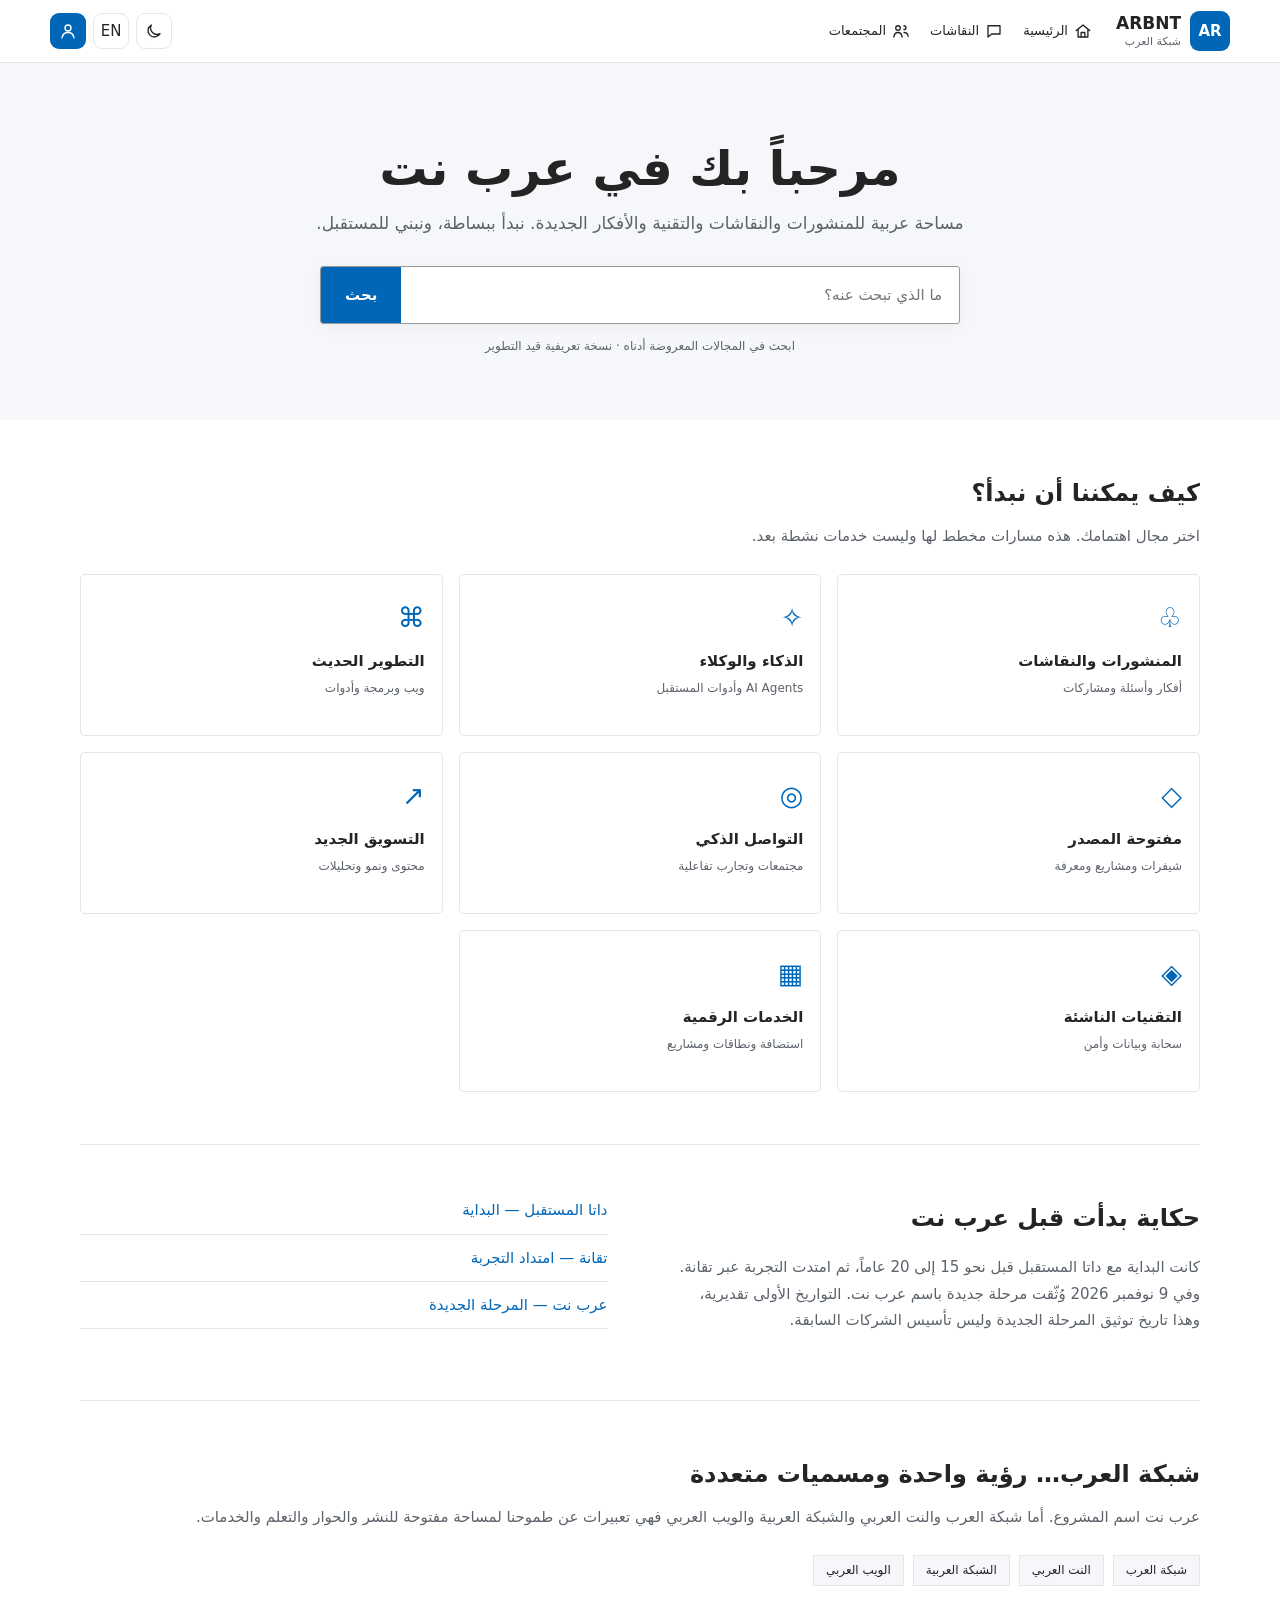
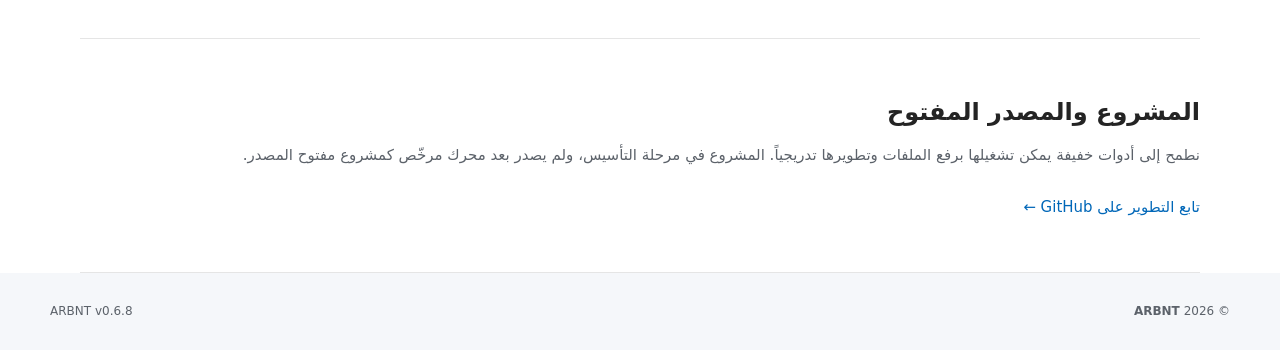
<file: index.html>
<!doctype html><html lang="ar" dir="rtl"><head><meta charset="utf-8"><meta name="viewport" content="width=device-width,initial-scale=1"><meta name="theme-color" content="#ffffff"><meta name="color-scheme" content="light dark"><meta name="robots" content="index,follow,max-image-preview:large"><link rel="canonical" href="https://arbnt.com/"><link rel="alternate" hreflang="ar" href="https://arbnt.com/"><link rel="alternate" hreflang="x-default" href="https://arbnt.com/"><title>ARBNT | شبكة العرب</title><meta name="description" content="عرب نت ARBNT، شبكة العرب والنت العربي والشبكة العربية والويب العربي. من داتا المستقبل إلى تقانة ثم عرب نت: مجتمع للمنشورات والنقاشات والذكاء الاصطناعي والوكلاء والتطوير الحديث والمصدر المفتوح."><meta name="keywords" content="عرب نت,ARBNT,شبكة العرب,النت العربي,الشبكة العربية,الويب العربي,منشورات,نقاشات,الذكاء الاصطناعي,الوكلاء الأذكياء,AI Agents,التطوير الحديث,التواصل الذكي,التسويق الجديد,البرمجيات مفتوحة المصدر"><meta property="og:type" content="website"><meta property="og:locale" content="ar_SA"><meta property="og:site_name" content="ARBNT | شبكة العرب"><meta property="og:title" content="ARBNT | شبكة العرب"><meta property="og:description" content="مساحة عربية للمنشورات والنقاشات والتقنية. رحلة بدأت مع داتا المستقبل ثم تقانة، ومرحلة عرب نت الجديدة في 2026."><meta property="og:url" content="https://arbnt.com/"><meta name="twitter:card" content="summary"><meta name="twitter:title" content="ARBNT | شبكة العرب"><meta name="twitter:description" content="مجتمع عربي للتقنية والمنشورات والنقاشات والمصدر المفتوح."><script type="application/ld+json">{"@context":"https://schema.org","@graph":[{"@type":"Organization","@id":"https://arbnt.com/#org","name":"عرب نت","alternateName":["ARBNT","شبكة العرب","النت العربي","الشبكة العربية","الويب العربي"],"url":"https://arbnt.com/"},{"@type":"WebSite","name":"عرب نت | ARBNT","url":"https://arbnt.com/","inLanguage":["ar","en"]}]}</script>
<style>
:root{color-scheme:light;--bg:#fff;--ink:#242424;--muted:#5c626a;--border:#e5e5e5;--tile:#fff;--panel:#f5f7fa;--blue:#0067b8;--shadow:0 3px 15px #0000000b}
html[data-theme=dark]{color-scheme:dark;--bg:#14171b;--ink:#f0f2f4;--muted:#b5bcc5;--border:#353b43;--tile:#1d2228;--panel:#202730;--blue:#77bcff;--shadow:0 3px 15px #0003}
*{box-sizing:border-box}html{scroll-behavior:smooth}body{margin:0;background:var(--bg);color:var(--ink);font:15px/1.75 system-ui,-apple-system,"Segoe UI",Tahoma,Arial,sans-serif}a{color:var(--blue);text-decoration:none}a:hover{text-decoration:underline}button,input{font:inherit}button{cursor:pointer}a:focus-visible,button:focus-visible,input:focus-visible{outline:2px solid var(--blue);outline-offset:3px}.wrap{width:min(1120px,calc(100% - 38px));margin:auto}
header{border-bottom:1px solid var(--border)}.top{min-height:68px;display:flex;align-items:center;gap:27px}.brand{font-size:21px;font-weight:750;color:var(--ink);white-space:nowrap}.brand small{display:block;font-size:10px;letter-spacing:2px;color:var(--muted);line-height:1}.nav{display:flex;gap:23px;align-items:center;flex:1}.nav a{color:var(--ink);font-size:13px}.tools{display:flex;gap:8px}.tool{border:1px solid var(--border);background:var(--tile);color:var(--ink);border-radius:5px;padding:5px 10px;font-size:12px}
.hero{text-align:center;padding:72px 0 63px;background:var(--panel)}.hero h1{font-size:clamp(30px,4.8vw,48px);font-weight:650;margin:0 0 7px;line-height:1.4}.hero p{margin:0 auto 27px;max-width:680px;color:var(--muted);font-size:17px}.search{display:flex;max-width:640px;margin:auto;background:var(--bg);border:1px solid #999;border-radius:3px;overflow:hidden;box-shadow:var(--shadow)}.search input{min-width:0;flex:1;border:0;background:transparent;color:var(--ink);padding:15px 17px;outline:none}.search button{border:0;background:var(--blue);color:#fff;padding:0 24px;font-weight:600}.search-note{font-size:12px;color:var(--muted);margin-top:12px}
main section{padding:52px 0;border-bottom:1px solid var(--border)}h2{font-size:24px;font-weight:650;margin:0 0 9px}.intro{color:var(--muted);margin:0 0 25px}.cards{display:grid;grid-template-columns:repeat(4,minmax(0,1fr));gap:16px}.card{display:block;border:1px solid var(--border);border-radius:5px;padding:25px 17px 19px;background:var(--tile);min-height:162px;color:var(--ink);transition:border-color .15s,transform .15s}.card:hover{border-color:var(--blue);transform:translateY(-2px);text-decoration:none}.symbol{display:block;font-size:27px;color:var(--blue);line-height:1.3;margin-bottom:12px}.card strong{display:block;font-size:15px}.card small{display:block;font-size:12px;color:var(--muted);margin-top:4px}.split{display:grid;grid-template-columns:1fr 1fr;gap:65px}.split p,.story p{color:var(--muted)}.date{font-weight:700;color:var(--ink)}.links{display:flex;flex-direction:column;gap:10px}.links a{border-bottom:1px solid var(--border);padding-bottom:10px}.tags{display:flex;gap:9px;flex-wrap:wrap;margin-top:15px}.tags span{background:var(--panel);border:1px solid var(--border);padding:4px 12px;font-size:12px}.empty{display:none;margin:20px 0;color:var(--muted)}footer{background:var(--panel);padding:28px 0;color:var(--muted);font-size:12px}.foot{display:flex;justify-content:space-between;gap:18px;flex-wrap:wrap}.foot a{color:var(--muted)}.skip{position:absolute;top:-100px;inset-inline-start:10px}.skip:focus{top:5px;background:var(--bg);padding:10px}
@media(max-width:850px){.cards{grid-template-columns:repeat(2,1fr)}.nav{gap:12px}.split{gap:25px}}@media(max-width:620px){.top{flex-wrap:wrap;gap:10px;padding:12px 0}.nav{order:3;flex-basis:100%;overflow-x:auto;white-space:nowrap;padding:5px 0}.tools{margin-inline-start:auto}.hero{padding:50px 0}.hero p{font-size:15px}.cards{grid-template-columns:repeat(2,1fr);gap:10px}.card{padding:16px 12px;min-height:150px}.split{grid-template-columns:1fr}.search button{padding:0 14px}}@media(prefers-reduced-motion:reduce){html{scroll-behavior:auto}.card{transition:none}}
</style><script>(function(){try{var t=localStorage.getItem('arbnt-theme');if(t==='dark'||t==='light')document.documentElement.dataset.theme=t;else if(matchMedia('(prefers-color-scheme:dark)').matches)document.documentElement.dataset.theme='dark';var l=localStorage.getItem('arbnt-lang');if(l==='en'){document.documentElement.lang='en';document.documentElement.dir='ltr'}}catch(e){}})();</script><link rel="stylesheet" href="assets/shell.css?v=0.6.8"><link rel="stylesheet" href="assets/layout.css"><style>#cards.arb-grid{grid-template-columns:repeat(var(--arb-cols,3),minmax(0,1fr))}@media(max-width:550px){#cards.arb-grid{grid-template-columns:1fr}}</style></head><body>
<a class="skip" href="#main" data-ar="تجاوز إلى المحتوى" data-en="Skip to content">تجاوز إلى المحتوى</a>
<header><div class="wrap top"><a href="/" class="brand">عرب نت<small>ARBNT</small></a><nav class="nav" aria-label="Main navigation"><a href="#topics" data-ar="المجالات" data-en="Explore">المجالات</a><a href="#story" data-ar="حكايتنا" data-en="Our story">حكايتنا</a><a href="#vision" data-ar="شبكة العرب" data-en="Our vision">شبكة العرب</a><a href="#resources" data-ar="المصادر" data-en="Resources">المصادر</a></nav><div class="tools"><button type="button" class="tool" id="lang" aria-label="Change language">English</button><button type="button" class="tool" id="theme" aria-label="Toggle dark mode">☾ <span data-ar="ليلي" data-en="Dark">ليلي</span></button></div></div></header>
<div class="hero"><div class="wrap"><h1 data-ar="مرحباً بك في عرب نت" data-en="Welcome to ARBNT">مرحباً بك في عرب نت</h1><p data-ar="مساحة عربية للمنشورات والنقاشات والتقنية والأفكار الجديدة. نبدأ ببساطة، ونبني للمستقبل." data-en="An Arab digital space for posts, discussions, technology and new ideas. Starting simple, building for tomorrow.">مساحة عربية للمنشورات والنقاشات والتقنية والأفكار الجديدة. نبدأ ببساطة، ونبني للمستقبل.</p><form class="search" id="search" role="search"><input id="q" type="search" autocomplete="off" aria-label="بحث في المجالات" placeholder="ما الذي تبحث عنه؟" data-ar-placeholder="ما الذي تبحث عنه؟" data-en-placeholder="What are you looking for?"><button type="submit" data-ar="بحث" data-en="Search">بحث</button></form><div class="search-note" data-ar="ابحث في المجالات المعروضة أدناه · نسخة تعريفية قيد التطوير" data-en="Search the categories below · Introductory preview in development">ابحث في المجالات المعروضة أدناه · نسخة تعريفية قيد التطوير</div></div></div>
<main id="main" class="wrap"><section id="topics"><h2 data-ar="كيف يمكننا أن نبدأ؟" data-en="Where would you like to start?">كيف يمكننا أن نبدأ؟</h2><p class="intro" data-ar="اختر مجال اهتمامك. هذه مسارات مخطط لها وليست خدمات نشطة بعد." data-en="Choose an area of interest. These are planned topics, not live services yet.">اختر مجال اهتمامك. هذه مسارات مخطط لها وليست خدمات نشطة بعد.</p><div class="cards arb-grid" id="cards" data-cols="3">
<a class="card" href="#vision" data-search="منشورات نقاشات مشاركات مجتمع posts discussions community"><span class="symbol">♧</span><strong data-ar="المنشورات والنقاشات" data-en="Posts & discussions">المنشورات والنقاشات</strong><small data-ar="أفكار وأسئلة ومشاركات" data-en="Ideas, questions and sharing">أفكار وأسئلة ومشاركات</small></a>
<a class="card" href="#vision" data-search="ذكاء اصطناعي ايجنت وكلاء agents artificial intelligence ai"><span class="symbol">✧</span><strong data-ar="الذكاء والوكلاء" data-en="AI & agents">الذكاء والوكلاء</strong><small data-ar="AI Agents وأدوات المستقبل" data-en="AI agents and emerging tools">AI Agents وأدوات المستقبل</small></a>
<a class="card" href="#vision" data-search="تطوير برمجة مواقع developer coding web"><span class="symbol">⌘</span><strong data-ar="التطوير الحديث" data-en="Modern development">التطوير الحديث</strong><small data-ar="ويب وبرمجة وأدوات" data-en="Web, coding and tools">ويب وبرمجة وأدوات</small></a>
<a class="card" href="#resources" data-search="مفتوحة المصدر open source github سكربتات"><span class="symbol">◇</span><strong data-ar="مفتوحة المصدر" data-en="Open source">مفتوحة المصدر</strong><small data-ar="شيفرات ومشاريع ومعرفة" data-en="Code, projects and knowledge">شيفرات ومشاريع ومعرفة</small></a>
<a class="card" href="#vision" data-search="تواصل ذكي اتصال مجتمعات communication"><span class="symbol">◎</span><strong data-ar="التواصل الذكي" data-en="Smart communication">التواصل الذكي</strong><small data-ar="مجتمعات وتجارب تفاعلية" data-en="Communities and interaction">مجتمعات وتجارب تفاعلية</small></a>
<a class="card" href="#vision" data-search="تسويق جديد رقمي نمو marketing"><span class="symbol">↗</span><strong data-ar="التسويق الجديد" data-en="Modern marketing">التسويق الجديد</strong><small data-ar="محتوى ونمو وتحليلات" data-en="Content, growth and analytics">محتوى ونمو وتحليلات</small></a>
<a class="card" href="#vision" data-search="تقنيات ناشئة بيانات سحابة انترنت الاشياء أمن technology cloud iot"><span class="symbol">◈</span><strong data-ar="التقنيات الناشئة" data-en="Emerging technology">التقنيات الناشئة</strong><small data-ar="سحابة وبيانات وأمن" data-en="Cloud, data and security">سحابة وبيانات وأمن</small></a>
<a class="card" href="#vision" data-search="خدمات رقمية استضافة نطاقات ريادة أعمال business hosting domains"><span class="symbol">▦</span><strong data-ar="الخدمات الرقمية" data-en="Digital services">الخدمات الرقمية</strong><small data-ar="استضافة ونطاقات ومشاريع" data-en="Hosting, domains and projects">استضافة ونطاقات ومشاريع</small></a>
</div><p id="empty" class="empty" data-ar="لا توجد مجالات مطابقة. جرّب كلمة أخرى." data-en="No matching categories. Try another keyword.">لا توجد مجالات مطابقة. جرّب كلمة أخرى.</p></section>
<section id="story" class="story"><div class="split"><div><h2 data-ar="حكاية بدأت قبل عرب نت" data-en="A story that began before ARBNT">حكاية بدأت قبل عرب نت</h2><p data-ar="كانت البداية مع داتا المستقبل قبل نحو 15 إلى 20 عاماً، ثم امتدت التجربة عبر تقانة. وفي 9 نوفمبر 2026 وُثّقت مرحلة جديدة باسم عرب نت. التواريخ الأولى تقديرية، وهذا تاريخ توثيق المرحلة الجديدة وليس تأسيس الشركات السابقة." data-en="The journey began with Future Data around 15–20 years ago, then continued through Tqanh. On November 9, 2026, a new chapter was documented as ARBNT. The early period is approximate; this date marks the new chapter, not the founding of the earlier ventures.">كانت البداية مع داتا المستقبل قبل نحو 15 إلى 20 عاماً، ثم امتدت التجربة عبر تقانة. وفي <time class="date" datetime="2026-11-09">9 نوفمبر 2026</time> وُثّقت مرحلة جديدة باسم عرب نت. التواريخ الأولى تقديرية، وهذا تاريخ توثيق المرحلة الجديدة وليس تأسيس الشركات السابقة.</p></div><div class="links"><a href="https://futuredata.com.sa/" target="_blank" rel="noopener noreferrer" data-ar="داتا المستقبل — البداية" data-en="Future Data — the beginning">داتا المستقبل — البداية</a><a href="https://tqanh.com/" target="_blank" rel="noopener noreferrer" data-ar="تقانة — امتداد التجربة" data-en="Tqanh — continuing the journey">تقانة — امتداد التجربة</a><a href="https://github.com/abud3d/arbnt" target="_blank" rel="noopener noreferrer" data-ar="عرب نت — المرحلة الجديدة" data-en="ARBNT — the new chapter">عرب نت — المرحلة الجديدة</a></div></div></section>
<section id="vision"><h2 data-ar="شبكة العرب… رؤية واحدة ومسميات متعددة" data-en="One vision, many names">شبكة العرب… رؤية واحدة ومسميات متعددة</h2><p class="intro" data-ar="عرب نت اسم المشروع. أما شبكة العرب والنت العربي والشبكة العربية والويب العربي فهي تعبيرات عن طموحنا لمساحة مفتوحة للنشر والحوار والتعلم والخدمات." data-en="ARBNT is the project name. The Arab Network and Arab Web express our ambition for an open space for publishing, discussion, learning and digital services.">عرب نت اسم المشروع. أما شبكة العرب والنت العربي والشبكة العربية والويب العربي فهي تعبيرات عن طموحنا لمساحة مفتوحة للنشر والحوار والتعلم والخدمات.</p><div class="tags"><span data-ar="شبكة العرب" data-en="Arab Network">شبكة العرب</span><span data-ar="النت العربي" data-en="Arab Internet">النت العربي</span><span data-ar="الشبكة العربية" data-en="Arabic Network">الشبكة العربية</span><span data-ar="الويب العربي" data-en="Arab Web">الويب العربي</span></div></section>
<section id="resources"><h2 data-ar="المشروع والمصدر المفتوح" data-en="Project & open source">المشروع والمصدر المفتوح</h2><p class="intro" data-ar="نطمح إلى أدوات خفيفة يمكن تشغيلها برفع الملفات وتطويرها تدريجياً. المشروع في مرحلة التأسيس، ولم يصدر بعد محرك مرخّص كمشروع مفتوح المصدر." data-en="We envision lightweight tools that can start with a simple file upload and evolve over time. The project is in its foundation stage; no open-source engine or license has been released yet.">نطمح إلى أدوات خفيفة يمكن تشغيلها برفع الملفات وتطويرها تدريجياً. المشروع في مرحلة التأسيس، ولم يصدر بعد محرك مرخّص كمشروع مفتوح المصدر.</p><a href="https://github.com/abud3d/arbnt" target="_blank" rel="noopener noreferrer" data-ar="تابع التطوير على GitHub ←" data-en="Follow development on GitHub →">تابع التطوير على GitHub ←</a></section></main>
<footer><div class="wrap foot"><span data-ar="© 2026 عرب نت · جذورنا داتا المستقبل · مرحلة ARBNT الجديدة: 9 نوفمبر 2026" data-en="© 2026 ARBNT · Roots in Future Data · New chapter: November 9, 2026">© 2026 عرب نت · جذورنا داتا المستقبل · مرحلة ARBNT الجديدة: 9 نوفمبر 2026</span><span><a href="https://github.com/abud3d/arbnt/blob/main/VERSION" target="_blank" rel="noopener noreferrer">ARBNT v0.6.8</a> · <a href="https://github.com/abud3d/arbnt" target="_blank" rel="noopener noreferrer">GitHub</a></span></div></footer>
<script src="assets/shell.js?v=0.6.8"></script><script>(function(){var root=document.documentElement,q=document.getElementById('q'),cards=[].slice.call(document.querySelectorAll('.card')),empty=document.getElementById('empty');function current(){try{return localStorage.getItem('arbnt-lang')==='en'?'en':'ar'}catch(e){return 'ar'}}function setLanguage(l){root.lang=l;root.dir=l==='en'?'ltr':'rtl';document.querySelectorAll('[data-ar][data-en]').forEach(function(el){el.textContent=el.dataset[l]});if(q)q.placeholder=q.dataset[l+'Placeholder'];filter()}function filter(){if(!q)return;var term=q.value.trim().toLocaleLowerCase(),n=0;cards.forEach(function(card){var content=(card.dataset.search+' '+card.textContent+' '+Array.from(card.querySelectorAll('[data-ar]')).map(function(x){return x.dataset.ar+' '+x.dataset.en}).join(' ')).toLocaleLowerCase();var show=!term||content.includes(term);card.hidden=!show;card.style.display=show?'':'none';if(show)n++});if(empty)empty.style.display=n?'none':'block'}if(q)q.addEventListener('input',filter);var form=document.getElementById('search');if(form)form.addEventListener('submit',function(e){e.preventDefault();document.getElementById('topics').scrollIntoView({behavior:'smooth'})});setLanguage(current());})();</script></body></html>
</file>
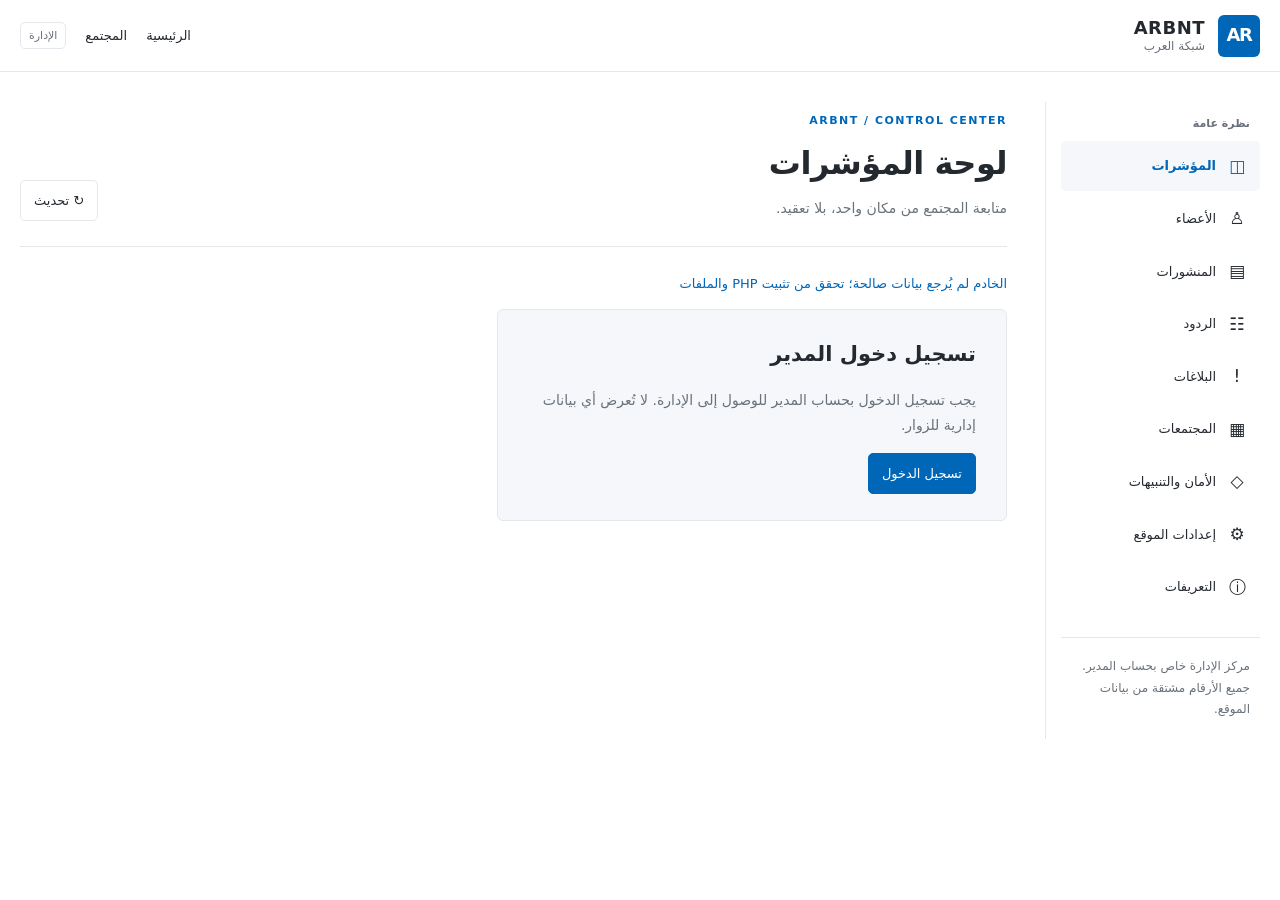
<file: admin.html>
<!doctype html>
<html lang="ar" dir="rtl">
<head>
<meta charset="utf-8"><meta name="viewport" content="width=device-width,initial-scale=1">
<meta name="robots" content="noindex,nofollow"><meta name="theme-color" content="#ffffff">
<title>مركز إدارة ARBNT | شبكة العرب</title>
<link rel="stylesheet" href="assets/admin.css?v=0.6.8">
<script src="assets/admin.js?v=0.6.8" defer></script>
</head>
<body>
<header class="header"><div class="head-inner">
<a class="identity" href="index.html" aria-label="العودة إلى ARBNT"><span class="mark">AR</span><span><strong>ARBNT</strong><small>شبكة العرب</small></span></a>
<div class="head-links"><a href="index.html">الرئيسية</a><a href="community.html">المجتمع</a><span class="version" id="version">الإدارة</span></div>
</div></header>
<div class="shell">
<aside class="side" id="sidebar">
<div class="side-label">نظرة عامة</div>
<nav aria-label="التنقل في لوحة الإدارة">
<button class="nav-btn active" data-nav="overview"><span class="ico">◫</span> المؤشرات</button>
<button class="nav-btn" data-nav="users"><span class="ico">♙</span> الأعضاء</button>
<button class="nav-btn" data-nav="posts"><span class="ico">▤</span> المنشورات</button>
<button class="nav-btn" data-nav="comments"><span class="ico">☷</span> الردود</button>
<button class="nav-btn" data-nav="reports"><span class="ico">!</span> البلاغات</button>
<button class="nav-btn" data-nav="communities"><span class="ico">▦</span> المجتمعات</button>
<button class="nav-btn" data-nav="security"><span class="ico">◇</span> الأمان والتنبيهات</button>
<button class="nav-btn" data-nav="settings"><span class="ico">⚙</span> إعدادات الموقع</button>
<button class="nav-btn" data-nav="definitions"><span class="ico">ⓘ</span> التعريفات</button>
</nav>
<div class="aside-foot">مركز الإدارة خاص بحساب المدير. جميع الأرقام مشتقة من بيانات الموقع.</div>
</aside>
<main class="main" id="main">
<div class="heading"><div><span class="eyebrow">ARBNT / CONTROL CENTER</span><h1 id="sectionTitle">لوحة المؤشرات</h1><p id="sectionSubtitle">متابعة المجتمع من مكان واحد، بلا تعقيد.</p></div><div class="heading-right"><button class="btn" type="button" id="refresh">↻ تحديث</button></div></div>
<p class="feedback" id="notice" role="status" aria-live="polite"></p>
<section id="gate" class="gate hidden"><h2>تسجيل دخول المدير</h2><p>يجب تسجيل الدخول بحساب المدير للوصول إلى الإدارة. لا تُعرض أي بيانات إدارية للزوار.</p><a class="btn primary" href="login.html">تسجيل الدخول</a></section>
<div id="dashboard" class="hidden">
<section data-section="overview" id="section-overview">
<div class="metrics">
<div class="metric"><span>الأعضاء</span><strong id="metric-members">—</strong><small>جميع الحسابات</small></div>
<div class="metric"><span>المنشورات</span><strong id="metric-posts">—</strong><small>المحتوى المنشور</small></div>
<div class="metric"><span>الردود</span><strong id="metric-comments">—</strong><small>تفاعلات المجتمع</small></div>
<div class="metric"><span>المجتمعات</span><strong id="metric-communities">—</strong><small>الأقسام المنشأة</small></div>
<div class="metric"><span>غير المفعّلين</span><strong id="metric-unverified">—</strong><small>حسابات تحتاج مراجعة</small></div>
<div class="metric"><span>المحظورون</span><strong id="metric-banned">—</strong><small>حسابات مقيدة</small></div>
</div>
<div class="cols">
<div class="panel"><div class="panel-head"><div><h2>نشاط المجتمع</h2><small>آخر 14 يوماً حسب تاريخ إنشاء السجلات — UTC</small></div></div><canvas class="chart" id="activityChart" role="img" aria-label="رسم بياني للمنشورات والردود والأعضاء خلال 14 يوماً"></canvas><div class="legend"><span><i class="p"></i>المنشورات</span><span><i class="c"></i>الردود</span><span><i class="u"></i>الأعضاء الجدد</span></div><p class="hint" id="activitySummary"></p></div>
<div class="panel"><div class="panel-head"><div><h2>المجتمعات الأكثر نشاطاً</h2><small>بحسب عدد المنشورات الحالية</small></div></div><div id="communityBars"></div></div>
</div>
<div class="cols">
<div class="panel"><div class="panel-head"><h2>التنبيهات الحالية</h2><button type="button" data-open="security" class="btn tiny">التفاصيل</button></div><div id="overviewAlerts"></div></div>
<div class="panel"><div class="panel-head"><h2>التوزيع العام للمحتوى</h2><small>السجلات الحالية</small></div><div id="contentRatio"></div><p class="hint">هذا الرسم يقارن أعداد المنشورات والردود، وليس زيارات الموقع.</p></div>
</div>
</section>
<section data-section="users" class="hidden" id="section-users">
<div class="subsection"><div><h2>إدارة الأعضاء</h2><p>البحث والتفعيل والحظر وفك الحظر مع حماية حساب المدير.</p></div></div>
<div class="panel"><div class="toolbar"><input id="userSearch" type="search" placeholder="ابحث بالاسم أو البريد" aria-label="البحث في الأعضاء"><span class="hint" id="userCount"></span></div><div id="userList" class="data-list"></div></div>
</section>
<section data-section="posts" class="hidden" id="section-posts">
<div class="subsection"><div><h2>إدارة المنشورات</h2><p>مراجعة النصوص وتعديل العنوان والمحتوى والمجتمع أو حذف المنشور.</p></div></div>
<div class="panel"><div class="toolbar"><input id="postSearch" type="search" placeholder="ابحث في العناوين والمحتوى" aria-label="البحث في المنشورات"><button type="button" id="postSearchButton" class="btn">بحث</button><span id="postCount" class="hint"></span></div><div id="postList" class="data-list"></div><div id="postPager" class="pagination"></div></div>
</section>
<section data-section="comments" class="hidden" id="section-comments">
<div class="subsection"><div><h2>إدارة الردود</h2><p>استعراض الردود وحذف المخالف بعد التأكيد.</p></div></div>
<div class="panel"><div class="toolbar"><input id="commentSearch" type="search" placeholder="ابحث في الردود" aria-label="البحث في الردود"><button type="button" id="commentSearchButton" class="btn">بحث</button><span id="commentCount" class="hint"></span></div><div id="commentList" class="data-list"></div><div id="commentPager" class="pagination"></div></div>
</section>
<section data-section="reports" class="hidden" id="section-reports">
<div class="subsection"><div><h2>البلاغات</h2><p>آخر البلاغات المرسلة عن الأعضاء والمنشورات والتعليقات.</p></div></div>
<div class="panel"><div id="reportList" class="data-list"></div></div>
</section>
<section data-section="communities" class="hidden" id="section-communities">
<div class="subsection"><div><h2>إدارة المجتمعات</h2><p>إنشاء مجتمع أو تعديل تعريفه أو حذفه إذا كان خالياً من المنشورات.</p></div></div>
<div class="panel"><h2>إنشاء مجتمع</h2><form id="createCommunityForm" class="form-stack"><div class="fields"><label>اسم المجتمع<input name="name" required maxlength="80" placeholder="مثال: التقنية"></label><label>الاسم بالإنجليزية<input name="name_en" maxlength="80" placeholder="Technology"></label><label>الرابط المختصر بالإنجليزية<input name="slug" required maxlength="40" minlength="3" pattern="[a-z0-9-]{3,40}" placeholder="technology"></label><label>الأيقونة<select name="icon"><option value="chat">نقاش</option><option value="users">مجتمع</option><option value="home">منزل</option><option value="heart">قلب</option><option value="star">نجمة</option><option value="code">برمجة</option><option value="book">كتاب</option><option value="globe">عالمي</option><option value="briefcase">أعمال</option></select></label><label>لون الاسم<input name="color" type="color" value="#0869b1"></label><label class="wide">التعريف بالمجتمع<textarea name="description" maxlength="500" placeholder="ما الذي يناقشه هذا المجتمع؟"></textarea></label></div><div><button class="btn primary" type="submit">إنشاء المجتمع</button></div></form></div>
<div class="panel"><h2>المجتمعات الموجودة</h2><div id="communityList" class="data-list"></div></div>
</section>
<section data-section="security" class="hidden" id="section-security">
<div class="subsection"><div><h2>الأمان والتنبيهات</h2><p>مؤشرات تحذير محددة، وليست فحصاً أمنياً كاملاً.</p></div></div>
<div class="panel"><h2>التنبيهات</h2><div id="securityAlerts"></div></div>
<div class="panel"><h2>ملفات الموقع والتخزين</h2><div class="kv" id="storageDetails"></div><p class="hint">تُعرض أوصاف المسارات دون كشف المسارات الفعلية على السيرفر.</p></div>
<div class="panel"><h2>آخر الأحداث الأمنية</h2><div id="securityEvents" class="data-list"></div></div>
</section>
<section data-section="settings" class="hidden" id="section-settings">
<div class="subsection"><div><h2>إعدادات شبكة العرب</h2><p>الهوية العامة الأساسية دون تعديلات على الملفات أو قاعدة بيانات.</p></div></div>
<div class="panel"><h2>تعريف الموقع</h2><form id="settingsForm" class="form-stack"><label>اسم الموقع<input name="site_name" required maxlength="100" placeholder="شبكة العرب"></label><label>وصف الموقع<textarea name="site_description" maxlength="320" placeholder="نبذة قصيرة تظهر في واجهة المجتمع"></textarea></label><div><button class="btn primary" type="submit">حفظ الإعدادات</button></div></form><p class="hint">يظهر الوصف في صفحة المجتمع. لا يغيّر هذا الإعداد النصوص الثابتة في الصفحة التعريفية الأصلية.</p></div>
<div class="panel"><h2>البريد والتفعيل</h2><form id="mailSettingsForm" class="form-stack"><div class="fields"><label>طريقة الإرسال<select name="driver"><option value="mail">PHP mail()</option><option value="smtp">SMTP</option></select></label><label>خادم SMTP<input name="host" placeholder="smtp.example.com"></label><label>المنفذ<input name="port" type="number" min="1" max="65535" value="587"></label><label>التشفير<select name="encryption"><option value="tls">STARTTLS</option><option value="ssl">SSL/TLS</option><option value="none">بدون</option></select></label><label>اسم المستخدم<input name="username" autocomplete="username"></label><label>كلمة مرور SMTP<input name="password" type="password" autocomplete="new-password" placeholder="اتركها فارغة للإبقاء على الحالية"></label><label>بريد المرسل<input name="from_email" type="email" placeholder="no-reply@example.com"></label><label>اسم المرسل<input name="from_name" maxlength="80" value="ARBNT"></label></div><div class="toolbar"><button class="btn primary" type="submit">حفظ إعدادات البريد</button></div></form><form id="mailTestForm" class="toolbar"><input name="email" type="email" required placeholder="البريد الذي سيستقبل رسالة الاختبار"><button class="btn" type="submit">إرسال اختبار</button></form><p class="hint" id="mailStatus"></p></div><div class="panel"><h2>معلومات التثبيت</h2><div id="systemInfo" class="kv"></div></div>
</section>
<section data-section="definitions" class="hidden" id="section-definitions">
<div class="subsection"><div><h2>التعريفات وقراءة المؤشرات</h2><p>ما الذي تُظهره الأرقام، وما الذي لا يمكن استنتاجه منها.</p></div></div>
<div class="definitions">
<div class="definition"><strong>الأعضاء</strong><p>عدد حسابات المستخدمين المسجلة، بما فيها المحظورة والتي لم تُفعّل بريدها.</p></div>
<div class="definition"><strong>المنشورات</strong><p>المواضيع المحفوظة حالياً. الحذف يقلّل العدد؛ لا يمثل مجموع ما نُشر تاريخياً.</p></div>
<div class="definition"><strong>الردود</strong><p>التعليقات المحفوظة على المنشورات، وليس عدد الإعجابات أو المشاهدات.</p></div>
<div class="definition"><strong>النشاط اليومي</strong><p>تجميع حسب تاريخ إنشاء السجلات خلال 14 يوماً بالتوقيت العالمي UTC.</p></div>
<div class="definition"><strong>المجتمعات النشطة</strong><p>ترتيب بعدد المنشورات الحالية لكل مجتمع؛ لا يقيس زياراته.</p></div>
<div class="definition"><strong>حساب غير مفعل</strong><p>عضو يحتاج تفعيل البريد قبل تسجيل الدخول. يمكن للمدير تفعيله بعد التحقق منه.</p></div>
<div class="definition"><strong>الحظر</strong><p>يمنع الحساب المحظور من استخدام جلسة الدخول، مع الاحتفاظ بسجلاته السابقة.</p></div>
<div class="definition"><strong>تنبيه أمني</strong><p>ينتج عند تحقق شرط محدد مثل تكرار فشل الدخول في السجل؛ لا يثبت وجود اختراق.</p></div>
<div class="definition"><strong>التخزين الخارجي</strong><p>حفظ ملفات JSON خارج public_html لتقليل خطر وصول الويب المباشر إليها.</p></div>
<div class="definition"><strong>حدود القياس</strong><p>لا تتوفر أرقام الزيارات والزوار الفريدين أو الحمل على المعالج دون نظام جمع بيانات إضافي.</p></div>
</div>
</section>
</div>
</main>
</div>
<dialog id="postDialog" aria-labelledby="postDialogTitle"><h2 id="postDialogTitle">تعديل المنشور</h2><form id="postEditForm" class="form-stack"><input type="hidden" name="id"><label>العنوان<input name="title" maxlength="180" required></label><label>المحتوى<textarea name="text" maxlength="8000" required></textarea></label><label>المجتمع<select name="community_id" id="postEditCommunity"><option value="">عام</option></select></label><label>رابط صورة HTTPS (اختياري)<input name="image" type="url" placeholder="https://..."></label><div class="dialog-actions"><button type="submit" class="btn primary">حفظ التعديل</button><button type="button" class="btn" data-close="postDialog">إلغاء</button></div></form></dialog>
<dialog id="communityDialog" aria-labelledby="communityDialogTitle"><h2 id="communityDialogTitle">تعديل المجتمع</h2><form id="communityEditForm" class="form-stack"><input type="hidden" name="id"><label>اسم المجتمع<input name="name" maxlength="80" required></label><label>الاسم بالإنجليزية<input name="name_en" maxlength="80"></label><label>الأيقونة<select name="icon"><option value="chat">نقاش</option><option value="users">مجتمع</option><option value="home">منزل</option><option value="heart">قلب</option><option value="star">نجمة</option><option value="code">برمجة</option><option value="book">كتاب</option><option value="globe">عالمي</option><option value="briefcase">أعمال</option></select></label><label>لون الاسم<input name="color" type="color" value="#0869b1"></label><label>التعريف<textarea name="description" maxlength="500"></textarea></label><div class="dialog-actions"><button type="submit" class="btn primary">حفظ التعديل</button><button type="button" class="btn" data-close="communityDialog">إلغاء</button></div></form></dialog>
</body></html>
</file>
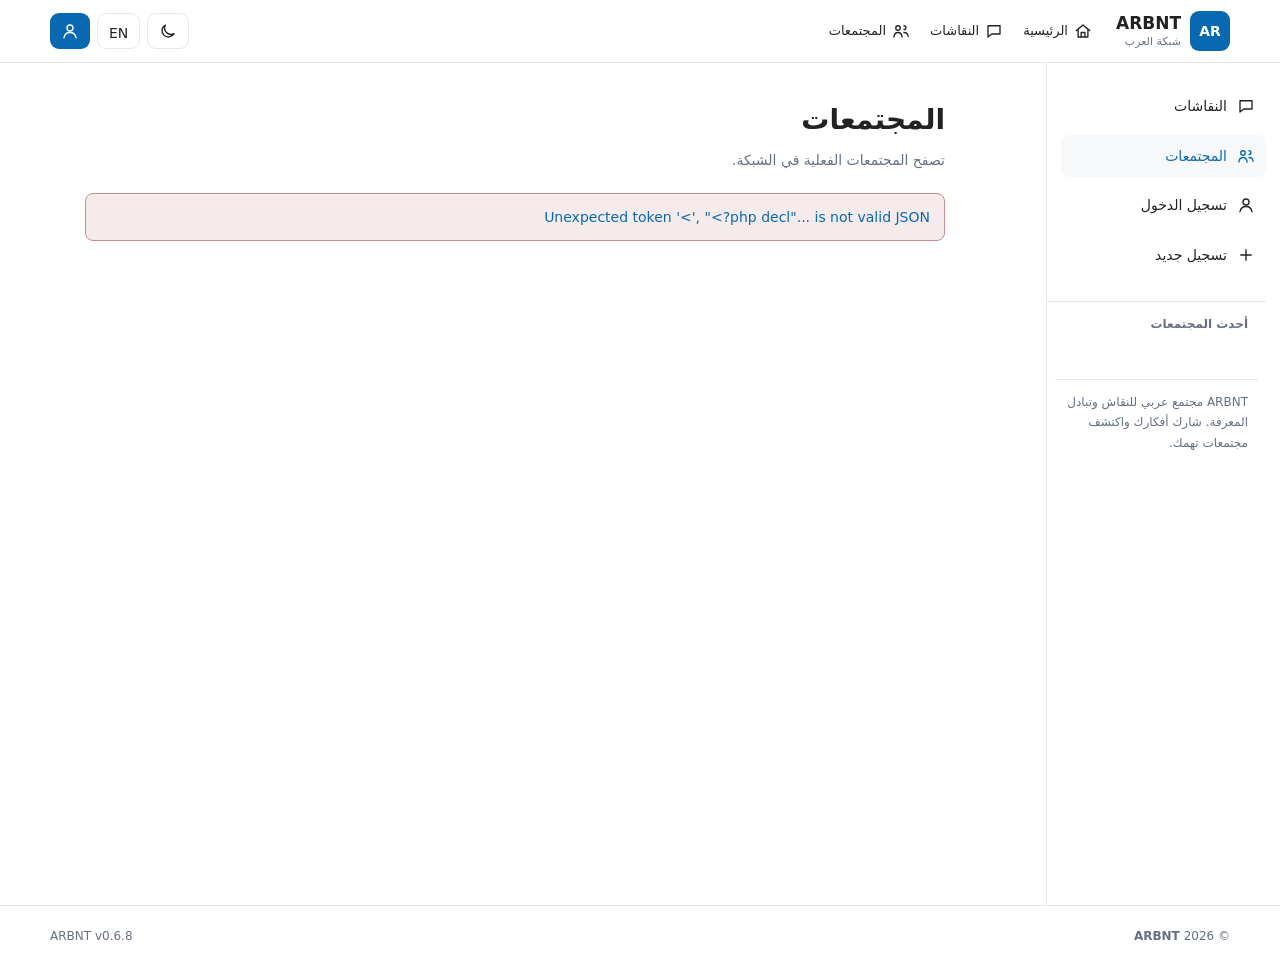
<file: communities.html>
<!doctype html><html lang="ar" dir="rtl"><head><meta charset="utf-8"><meta name="viewport" content="width=device-width,initial-scale=1"><title>المجتمعات | ARBNT</title><link rel="stylesheet" href="assets/community.css?v=0.6.8"><link rel="stylesheet" href="assets/pages.css?v=0.6.8"><link rel="stylesheet" href="assets/shell.css?v=0.6.8"></head><body><header class="top"></header><div class="app-layout"><aside class="app-sidebar"><nav><a href="community.html">النقاشات</a><a class="active" href="communities.html">المجتمعات</a><a class="auth-only hidden" href="favorites.html">المفضلة</a><a class="auth-only hidden" href="profile.html">الملف الشخصي</a></nav></aside><main class="page"><div class="page-head"><div><h1>المجتمعات</h1><p>تصفح المجتمعات الفعلية في الشبكة.</p></div><button id="createCommunity" class="icon-button hidden" type="button" aria-label="إنشاء مجتمع" title="إنشاء مجتمع">＋</button></div><p id="notice" class="notice" role="status"></p><section id="createBox" class="panel hidden" style="margin-bottom:18px"><form id="communityForm" class="stack"><label>اسم المجتمع<input name="name" required maxlength="80"></label><label>اسم المجتمع بالإنجليزية<input name="name_en" maxlength="80" placeholder="Technology"></label><label>المعرف الإنجليزي<input name="slug" required pattern="[a-z0-9-]{3,40}" maxlength="40"></label><label>أيقونة المجتمع<select name="icon"><option value="chat">نقاش</option><option value="users">مجتمع</option><option value="home">منزل</option><option value="heart">قلب</option><option value="star">نجمة</option><option value="code">برمجة</option><option value="book">كتاب</option><option value="globe">عالمي</option><option value="briefcase">أعمال</option></select></label><label>لون اسم المجتمع<input name="color" type="color" value="#0869b1"></label><label>الوصف<textarea name="description" maxlength="500"></textarea></label><button class="primary" type="submit">إنشاء المجتمع</button></form></section><div id="communitiesList" class="community-list"></div></main></div><footer></footer><script src="assets/shell.js?v=0.6.8"></script><script src="assets/communities.js?v=0.6.8"></script></body></html>
</file>
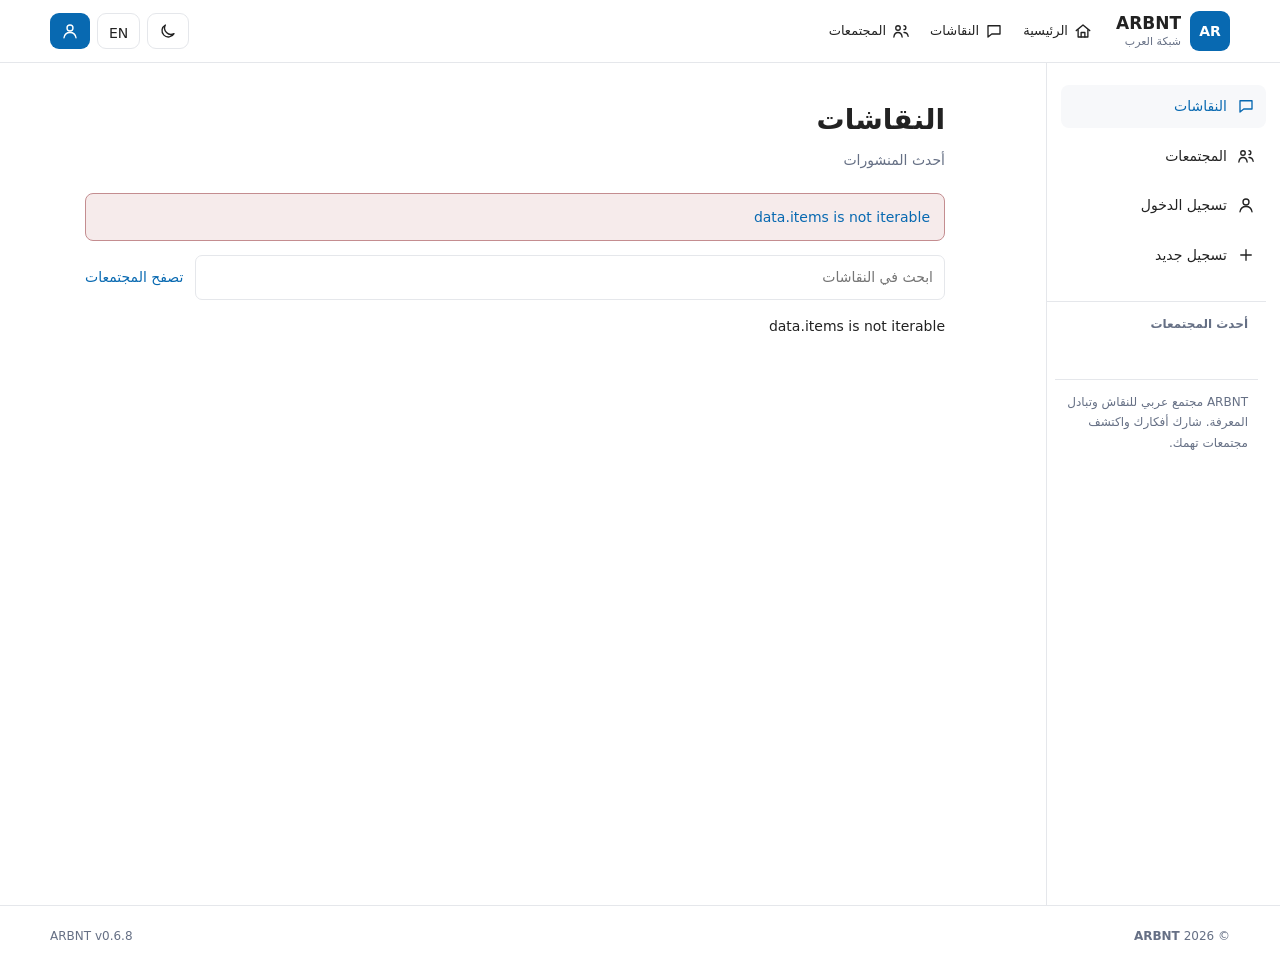
<file: community.html>
<!doctype html><html lang="ar" dir="rtl"><head><meta charset="utf-8"><meta name="viewport" content="width=device-width,initial-scale=1"><meta name="color-scheme" content="light dark"><title>النقاشات | ARBNT</title><link rel="stylesheet" href="assets/community.css?v=0.6.8"><link rel="stylesheet" href="assets/pages.css?v=0.6.8"><link rel="stylesheet" href="assets/shell.css?v=0.6.8"></head><body><header class="top"></header><div class="app-layout discussion-layout"><aside class="app-sidebar desktop-sidebar"><nav><a class="active" href="community.html">النقاشات</a><a href="communities.html">المجتمعات</a><a class="auth-only hidden" href="favorites.html">المفضلة</a><a class="auth-only hidden" href="profile.html">الملف الشخصي</a><a class="auth-only hidden" href="publish.html">منشور جديد</a></nav></aside><main class="page discussion-main"><div class="page-head"><div><h1>النقاشات</h1><p id="feedTitle">أحدث المنشورات</p></div><a class="primary auth-only hidden" id="newPost" href="publish.html">+ منشور جديد</a></div><p id="notice" class="notice" role="status"></p><div class="feed-tools"><input id="query" type="search" placeholder="ابحث في النقاشات" aria-label="بحث في النقاشات"><a href="communities.html">تصفح المجتمعات</a></div><section id="feed">جارٍ التحميل…</section><div class="pagination" id="pagination"><span id="pages"></span></div></main></div><footer></footer><script src="assets/shell.js?v=0.6.8"></script><script src="assets/community.js?v=0.6.8"></script></body></html>
</file>
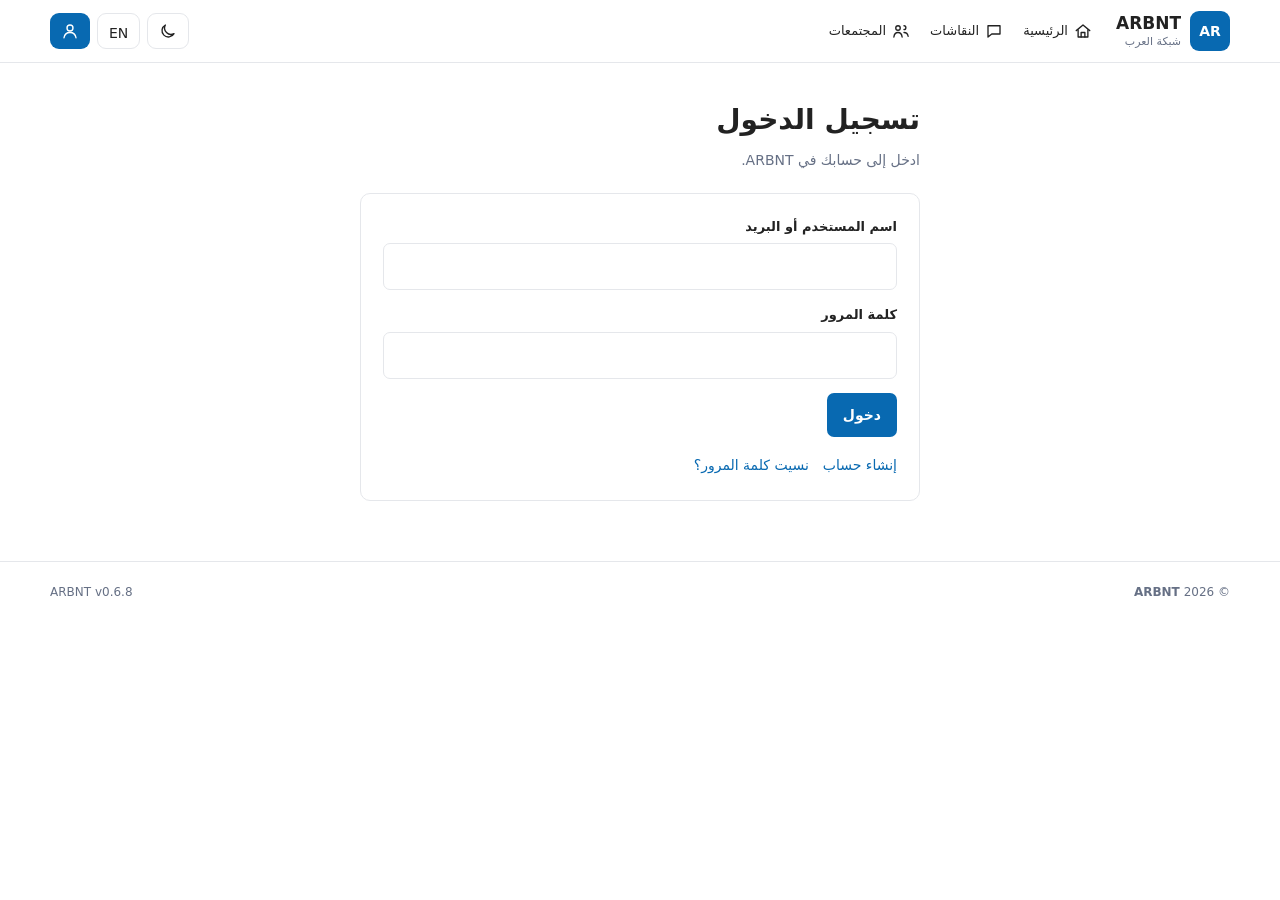
<file: favorites.html>
<!doctype html><html lang="ar" dir="rtl"><head><meta charset="utf-8"><meta name="viewport" content="width=device-width,initial-scale=1"><title>المفضلة | ARBNT</title><link rel="stylesheet" href="assets/community.css?v=0.6.8"><link rel="stylesheet" href="assets/pages.css?v=0.6.8"><link rel="stylesheet" href="assets/shell.css?v=0.6.8"></head><body><header class="top"></header><div class="app-layout"><aside class="app-sidebar"><nav><a href="community.html">النقاشات</a><a href="communities.html">المجتمعات</a><a class="active" href="favorites.html">المفضلة</a><a href="profile.html">الملف الشخصي</a></nav></aside><main class="page"><div class="page-head"><div><h1>المفضلة</h1><p>المواضيع التي حفظتها.</p></div></div><p id="notice" class="notice" role="status"></p><section id="favoritesList"></section></main></div><footer></footer><script src="assets/shell.js?v=0.6.8"></script><script src="assets/favorites.js?v=0.6.8"></script></body></html>
</file>
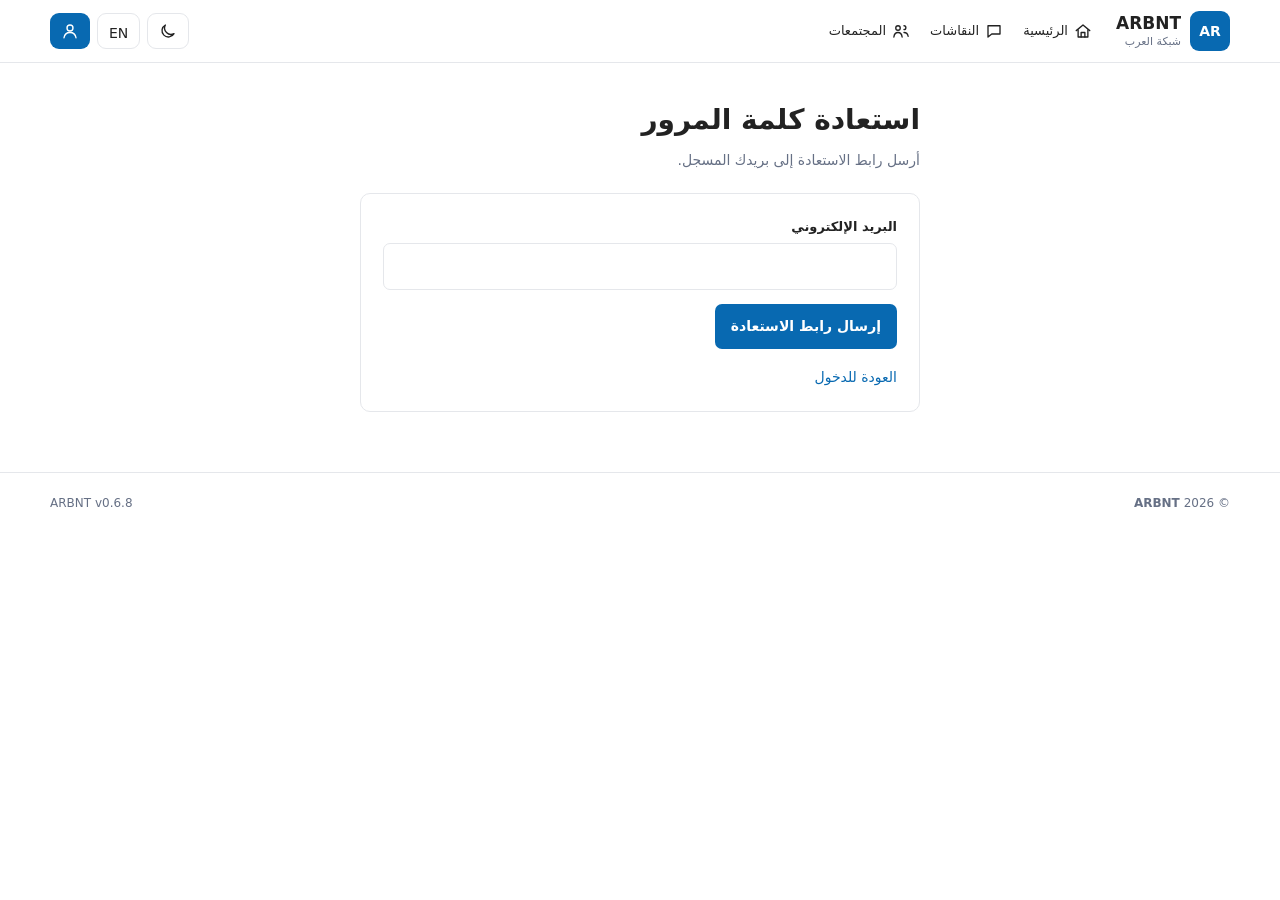
<file: forgot.html>
<!doctype html><html lang="ar" dir="rtl"><head><meta charset="utf-8"><meta name="viewport" content="width=device-width,initial-scale=1"><title>استعادة الحساب | ARBNT</title><link rel="stylesheet" href="assets/community.css?v=0.6.8"><link rel="stylesheet" href="assets/pages.css?v=0.6.8"><link rel="stylesheet" href="assets/shell.css?v=0.6.8"></head><body data-page="forgot"><header class="top"></header><main class="page narrow"><div class="page-head"><div><h1>استعادة كلمة المرور</h1><p>أرسل رابط الاستعادة إلى بريدك المسجل.</p></div></div><p id="notice" class="notice" role="status"></p><section class="panel"><form id="forgotForm" class="stack"><label>البريد الإلكتروني<input name="email" type="email" required autocomplete="email"></label><button class="primary" type="submit">إرسال رابط الاستعادة</button></form><div id="resetBox" class="hidden" style="margin-top:24px"><form id="resetForm" class="stack"><input id="resetToken" type="hidden" name="token"><label>كلمة المرور الجديدة<input name="password" type="password" minlength="12" required autocomplete="new-password"></label><button class="primary" type="submit">حفظ كلمة المرور الجديدة</button></form></div><div class="link-row"><a href="login.html">العودة للدخول</a></div></section></main><footer></footer><script src="assets/shell.js?v=0.6.8"></script><script src="assets/auth-pages.js?v=0.6.8"></script></body></html>
</file>
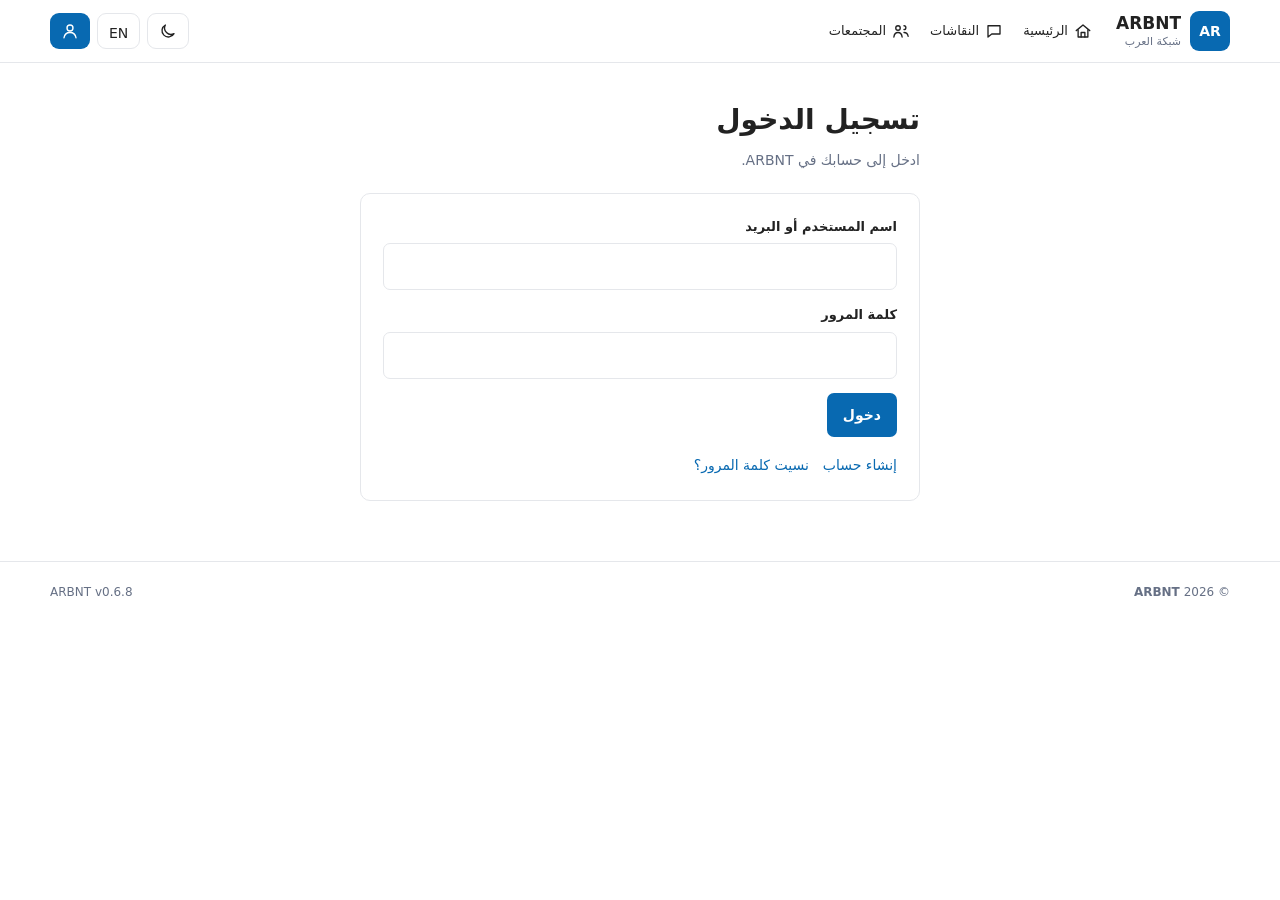
<file: login.html>
<!doctype html><html lang="ar" dir="rtl"><head><meta charset="utf-8"><meta name="viewport" content="width=device-width,initial-scale=1"><title>تسجيل الدخول | ARBNT</title><link rel="stylesheet" href="assets/community.css?v=0.6.8"><link rel="stylesheet" href="assets/pages.css?v=0.6.8"><link rel="stylesheet" href="assets/shell.css?v=0.6.8"></head><body data-page="login"><header class="top"></header><main class="page narrow"><div class="page-head"><div><h1>تسجيل الدخول</h1><p>ادخل إلى حسابك في ARBNT.</p></div></div><p id="notice" class="notice" role="status"></p><section class="panel"><form id="loginForm" class="stack"><label>اسم المستخدم أو البريد<input name="username" required autocomplete="username"></label><label>كلمة المرور<input name="password" type="password" required autocomplete="current-password"></label><button class="primary" type="submit">دخول</button></form><div class="link-row"><a href="register.html">إنشاء حساب</a><a href="forgot.html">نسيت كلمة المرور؟</a></div></section></main><footer></footer><script src="assets/shell.js?v=0.6.8"></script><script src="assets/auth-pages.js?v=0.6.8"></script></body></html>
</file>
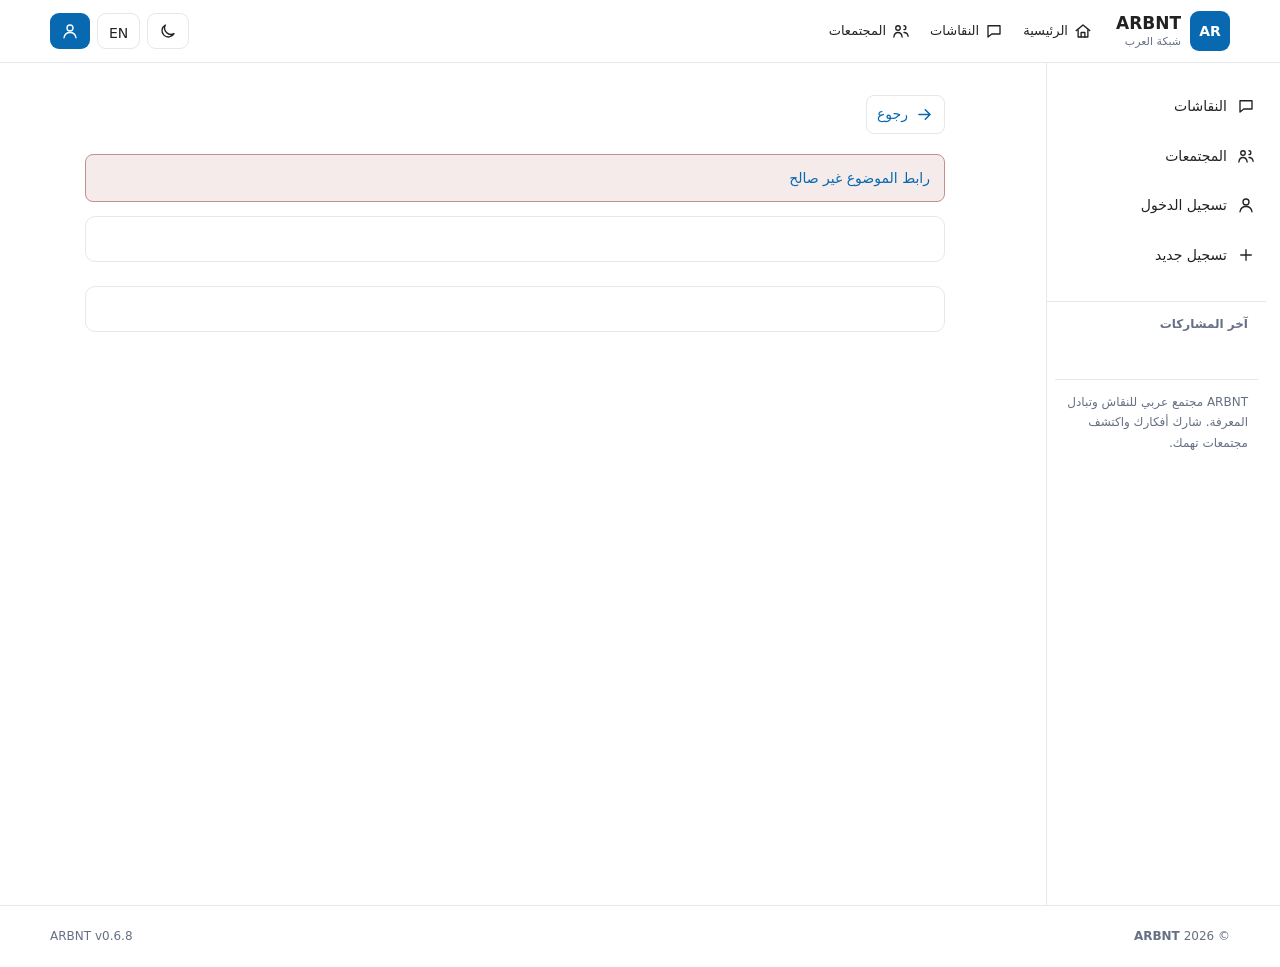
<file: post.html>
<!doctype html><html lang="ar" dir="rtl"><head><meta charset="utf-8"><meta name="viewport" content="width=device-width,initial-scale=1"><title>الموضوع | ARBNT</title><link rel="stylesheet" href="assets/community.css?v=0.6.8"><link rel="stylesheet" href="assets/pages.css?v=0.6.8"><link rel="stylesheet" href="assets/shell.css?v=0.6.8"></head><body><header class="top"></header><div class="app-layout"><aside class="app-sidebar"><nav><a href="community.html">النقاشات</a><a href="communities.html">المجتمعات</a><a class="auth-only hidden" href="favorites.html">المفضلة</a><a class="auth-only hidden" href="profile.html">الملف الشخصي</a></nav></aside><main class="page"><a id="backToPrevious" class="back-to-previous" href="community.html" aria-label="رجوع"><span class="ui-icon back-arrow"><svg viewBox="0 0 24 24" aria-hidden="true"><path d="M19 12H5m0 0 6-6m-6 6 6 6" fill="none" stroke="currentColor" stroke-width="2" stroke-linecap="round" stroke-linejoin="round"/></svg></span><span class="mobile-action-label">رجوع</span></a><p id="notice" class="notice" role="status"></p><article id="postView" class="panel"></article><div class="post-edit-actions"><button id="editToggle" class="icon-button hidden" type="button" aria-label="تعديل الموضوع" title="تعديل الموضوع">✎</button></div><section id="editBox" class="panel hidden"><h2>تعديل الموضوع</h2><form id="editForm" class="stack"><input type="hidden" name="id"><label>العنوان<input name="title" maxlength="180" required></label><label>المجتمع<select name="community_id" id="editCommunity"><option value="">عام</option></select></label><label>المحتوى<textarea name="text" maxlength="8000" required></textarea></label><label>رابط صورة HTTPS<input name="image" type="url"></label><button class="primary" type="submit">حفظ التعديل</button></form></section><section id="replies" class="panel"></section></main></div><footer></footer><script src="assets/shell.js?v=0.6.8"></script><script src="assets/post.js?v=0.6.8"></script></body></html>
</file>
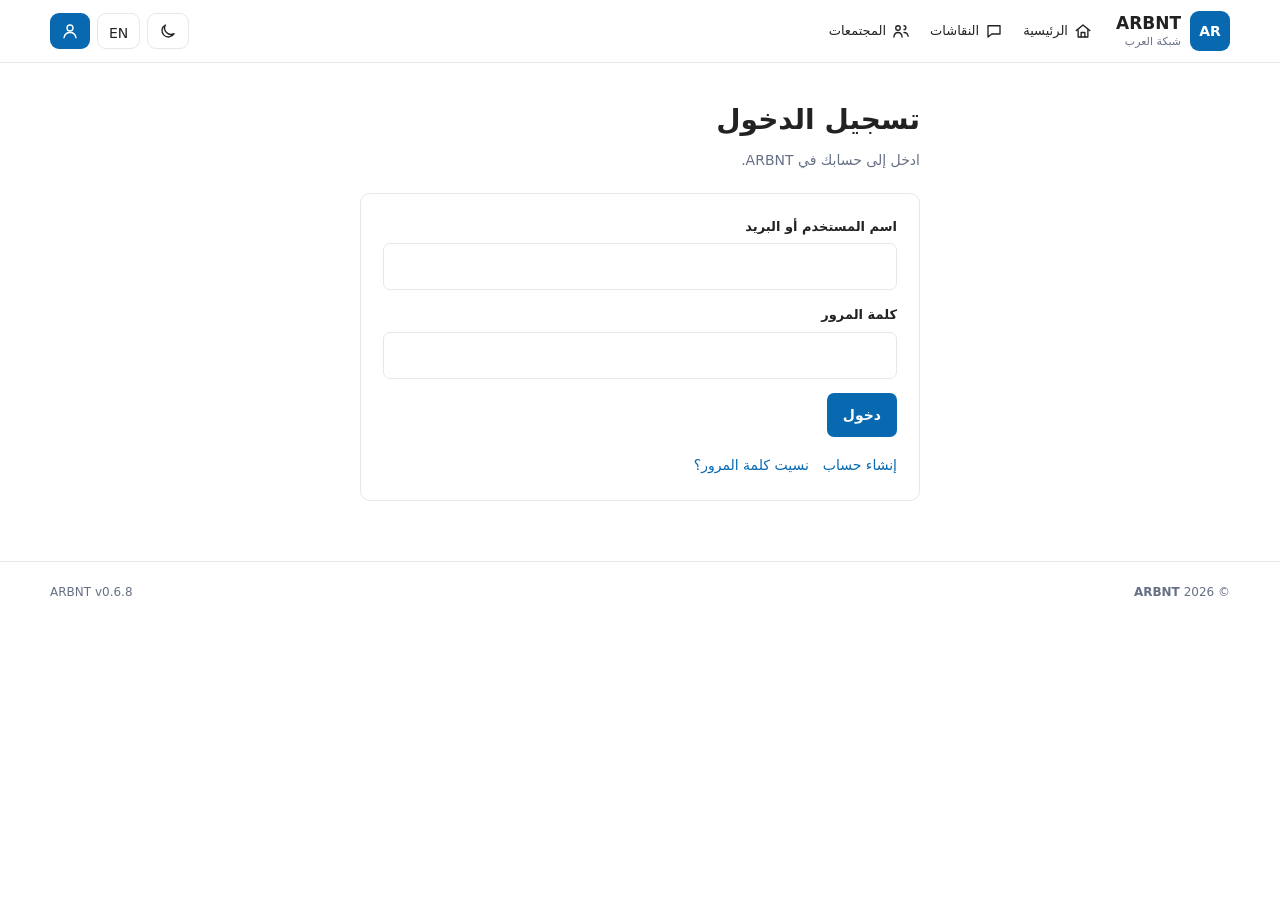
<file: profile.html>
<!doctype html><html lang="ar" dir="rtl"><head><meta charset="utf-8"><meta name="viewport" content="width=device-width,initial-scale=1"><title>الملف الشخصي | ARBNT</title><link rel="stylesheet" href="assets/community.css?v=0.6.8"><link rel="stylesheet" href="assets/pages.css?v=0.6.8"><link rel="stylesheet" href="assets/shell.css?v=0.6.8"></head><body><header class="top"></header><div class="app-layout"><aside class="app-sidebar"><nav><a href="community.html">النقاشات</a><a href="communities.html">المجتمعات</a><a class="auth-only hidden" href="favorites.html">المفضلة</a><a class="active" href="profile.html">الملف الشخصي</a></nav></aside><main class="page"><p id="notice" class="notice" role="status"></p><section id="profileHero" class="profile-hero profile-theme-default"><div class="profile-card"><div id="avatar" class="avatar">؟</div><div class="profile-copy"><div class="profile-title-row"><h1 id="profileName"></h1><div id="profileActions"></div></div><div id="profileMeta" class="profile-meta"></div><div class="profile-bio-row"><p id="profileBio"></p><button id="bioEdit" class="icon-button hidden" type="button" aria-label="تعديل النبذة" title="تعديل النبذة"></button></div></div></div><div id="editBox" class="profile-edit hidden"><form id="profileForm" class="stack"><label>نبذتي<textarea id="bio" name="bio" maxlength="500"></textarea></label><fieldset class="profile-colors"><legend>لون خلفية الملف</legend><div id="themeChoices"><button type="button" data-theme="default" aria-label="افتراضي"></button><button type="button" data-theme="sand" aria-label="رملي"></button><button type="button" data-theme="sky" aria-label="سماوي"></button><button type="button" data-theme="mint" aria-label="نعناعي"></button><button type="button" data-theme="rose" aria-label="وردي"></button><button type="button" data-theme="slate" aria-label="رمادي"></button></div></fieldset><button class="primary" type="submit">حفظ الملف الشخصي</button></form></div></section><section class="post-list profile-posts"><h2>المنشورات</h2><div id="profilePosts"></div></section></main></div><footer></footer><script src="assets/shell.js?v=0.6.8"></script><script src="assets/profile.js?v=0.6.8"></script></body></html>
</file>
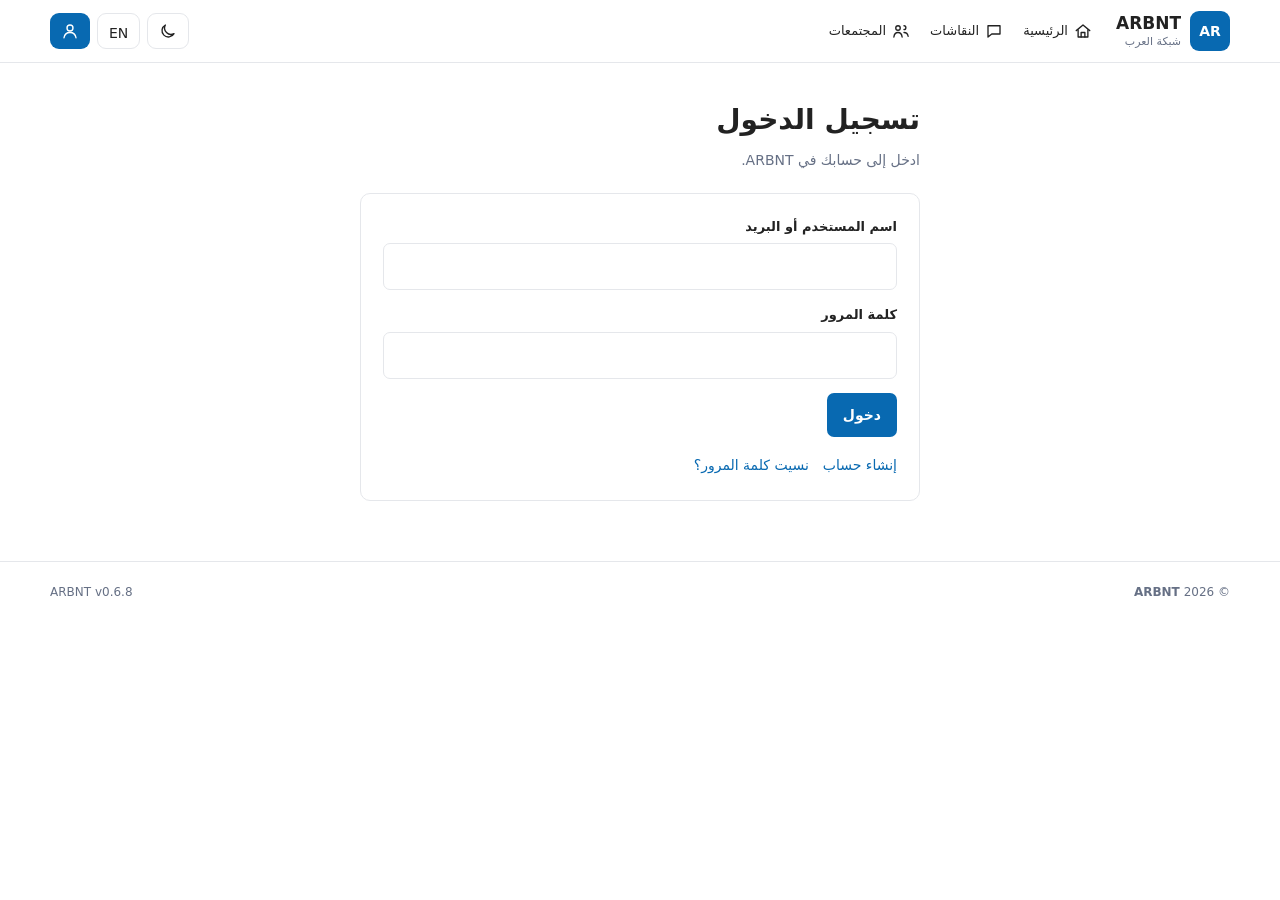
<file: publish.html>
<!doctype html><html lang="ar" dir="rtl"><head><meta charset="utf-8"><meta name="viewport" content="width=device-width,initial-scale=1"><title>منشور جديد | ARBNT</title><link rel="stylesheet" href="assets/community.css?v=0.6.8"><link rel="stylesheet" href="assets/pages.css?v=0.6.8"><link rel="stylesheet" href="assets/shell.css?v=0.6.8"></head><body><header class="top"></header><div class="app-layout"><aside class="app-sidebar"><nav><a href="community.html">النقاشات</a><a href="communities.html">المجتمعات</a><a class="auth-only hidden" href="favorites.html">المفضلة</a><a class="auth-only hidden" href="profile.html">الملف الشخصي</a></nav></aside><main class="page"><div class="page-head"><div><h1>منشور جديد</h1></div></div><p id="notice" class="notice" role="status"></p><section class="panel"><form id="postForm" class="stack"><label>العنوان<input name="title" required maxlength="180"></label><label>المجتمع<select id="community" name="community_id"><option value="">عام</option></select></label><label>المحتوى<textarea name="text" required maxlength="8000"></textarea></label><label>رابط صورة HTTPS اختياري<input type="url" name="image" placeholder="https://..."></label><button class="primary" type="submit">نشر الموضوع</button></form></section></main></div><footer></footer><script src="assets/shell.js?v=0.6.8"></script><script src="assets/publish.js?v=0.6.8"></script></body></html>
</file>
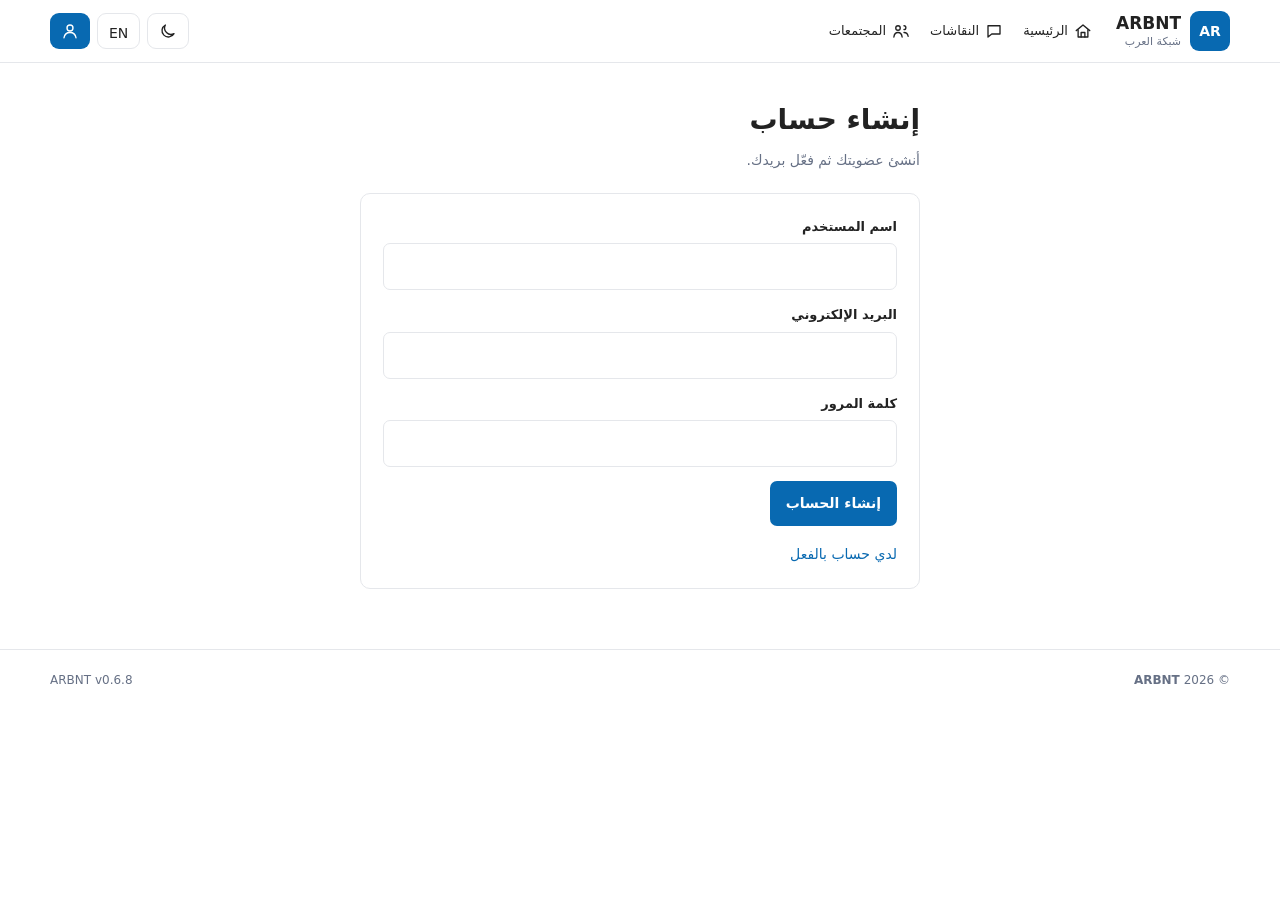
<file: register.html>
<!doctype html><html lang="ar" dir="rtl"><head><meta charset="utf-8"><meta name="viewport" content="width=device-width,initial-scale=1"><title>إنشاء حساب | ARBNT</title><link rel="stylesheet" href="assets/community.css?v=0.6.8"><link rel="stylesheet" href="assets/pages.css?v=0.6.8"><link rel="stylesheet" href="assets/shell.css?v=0.6.8"></head><body data-page="register"><header class="top"></header><main class="page narrow"><div class="page-head"><div><h1>إنشاء حساب</h1><p>أنشئ عضويتك ثم فعّل بريدك.</p></div></div><p id="notice" class="notice" role="status"></p><section class="panel"><form id="registerForm" class="stack"><label>اسم المستخدم<input name="username" required minlength="3" maxlength="32" pattern="[A-Za-z0-9_]+"></label><label>البريد الإلكتروني<input name="email" type="email" required maxlength="254" autocomplete="email"></label><label>كلمة المرور<input name="password" type="password" required minlength="12" autocomplete="new-password"></label><button class="primary" type="submit">إنشاء الحساب</button></form><div class="link-row"><a href="login.html">لدي حساب بالفعل</a></div></section></main><footer></footer><script src="assets/shell.js?v=0.6.8"></script><script src="assets/auth-pages.js?v=0.6.8"></script></body></html>
</file>
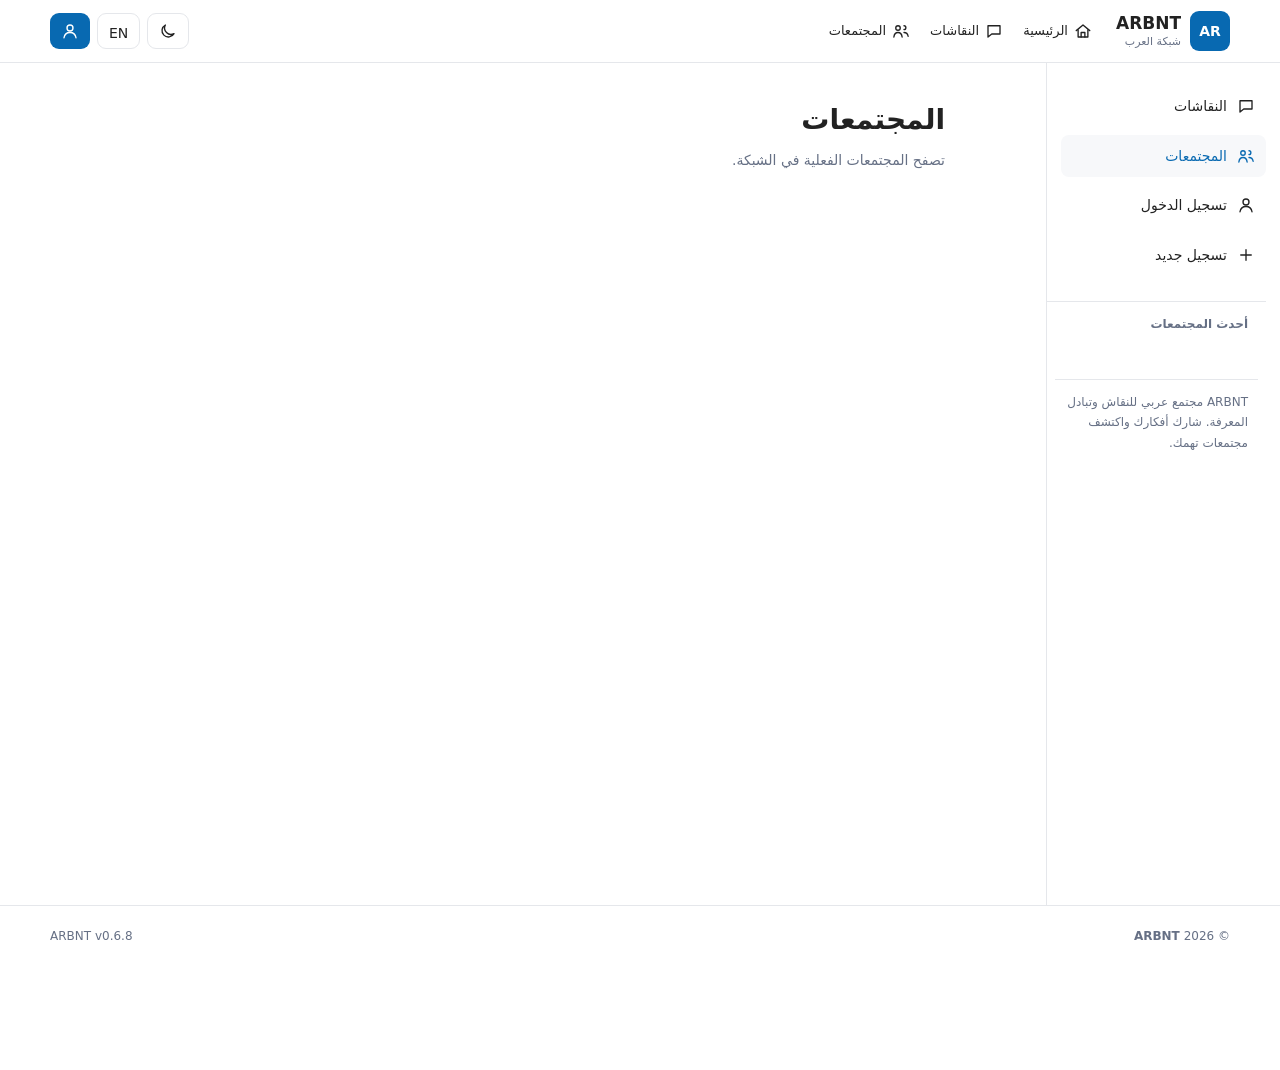
<file: starter/communities.html>
<!doctype html><html lang="ar" dir="rtl"><meta charset="utf-8"><meta name="viewport" content="width=device-width,initial-scale=1"><meta http-equiv="refresh" content="0;url=../communities.html"><link rel="canonical" href="../communities.html"><title>تم نقل الصفحة</title><p>تم نقل الصفحة. <a href="../communities.html">فتح الصفحة الجديدة</a></p></html>
</file>
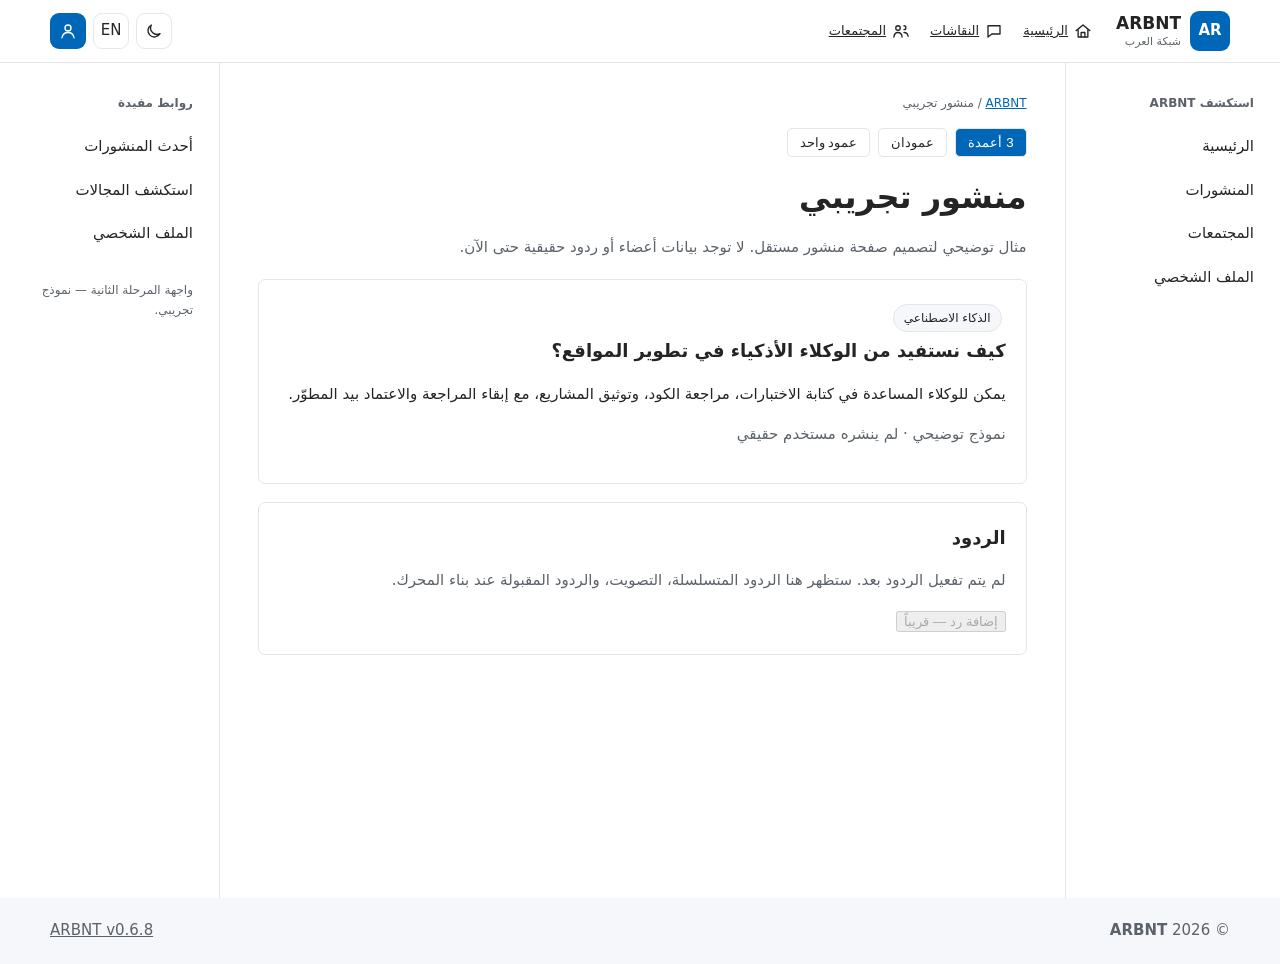
<file: starter/post.html>
<!doctype html><html lang="ar" dir="rtl"><head><meta charset="utf-8"><meta name="viewport" content="width=device-width,initial-scale=1"><meta name="color-scheme" content="light dark"><meta name="robots" content="noindex"><title>منشور تجريبي | ARBNT — شبكة العرب</title><link rel="stylesheet" href="../assets/shell.css"><link rel="stylesheet" href="../assets/layout.css"><style>:root{color-scheme:light;--bg:#fff;--ink:#242424;--muted:#5c626a;--border:#e5e5e5;--tile:#fff;--panel:#f5f7fa;--blue:#0067b8}html[data-theme=dark]{color-scheme:dark;--bg:#14171b;--ink:#f0f2f4;--muted:#b5bcc5;--border:#353b43;--tile:#1d2228;--panel:#202730;--blue:#77bcff}*{box-sizing:border-box}body{margin:0;background:var(--bg);color:var(--ink);font:15px/1.7 system-ui,"Segoe UI",Tahoma,Arial}a{color:var(--blue)}header{border-bottom:1px solid var(--border)}footer{background:var(--panel);padding:20px 0;color:var(--muted)}.arb-grid{display:grid;grid-template-columns:repeat(3,minmax(0,1fr));gap:16px}@media(max-width:800px){.arb-grid{grid-template-columns:repeat(2,minmax(0,1fr))}}@media(max-width:550px){.arb-grid{grid-template-columns:1fr}}</style></head><body><header></header><div class="arb-page" id="page" data-layout="three"><aside class="arb-side"><h3>استكشف ARBNT</h3><a href="../index.html">الرئيسية</a><a href="posts.html">المنشورات</a><a href="communities.html">المجتمعات</a><a href="profile.html">الملف الشخصي</a></aside><main class="arb-content"><nav style="font-size:12px;color:var(--muted);margin-bottom:15px"><a href="../index.html">ARBNT</a> / منشور تجريبي</nav><div class="arb-layout-actions" aria-label="تخطيط الصفحة"><button data-layout="three" aria-pressed="true">3 أعمدة</button><button data-layout="left" aria-pressed="false">عمودان</button><button data-layout="wide" aria-pressed="false">عمود واحد</button></div><h1>منشور تجريبي</h1><p class="arb-muted">مثال توضيحي لتصميم صفحة منشور مستقل. لا توجد بيانات أعضاء أو ردود حقيقية حتى الآن.</p><article class="arb-panel"><span class="arb-pill">الذكاء الاصطناعي</span><h2>كيف نستفيد من الوكلاء الأذكياء في تطوير المواقع؟</h2><p>يمكن للوكلاء المساعدة في كتابة الاختبارات، مراجعة الكود، وتوثيق المشاريع، مع إبقاء المراجعة والاعتماد بيد المطوّر.</p><p class="arb-muted">نموذج توضيحي · لم ينشره مستخدم حقيقي</p></article><section class="arb-panel"><h2>الردود</h2><p class="arb-muted">لم يتم تفعيل الردود بعد. ستظهر هنا الردود المتسلسلة، التصويت، والردود المقبولة عند بناء المحرك.</p><button type="button" disabled>إضافة رد — قريباً</button></section></main><aside class="arb-side right"><h3>روابط مفيدة</h3><a href="posts.html">أحدث المنشورات</a><a href="communities.html">استكشف المجالات</a><a href="profile.html">الملف الشخصي</a><p class="arb-muted" style="padding:12px;font-size:12px">واجهة المرحلة الثانية — نموذج تجريبي.</p></aside></div><footer></footer><script src="../assets/shell.js"></script><script>(function(){const root=document.documentElement;let l='ar',t='light';try{l=localStorage.getItem('arbnt-lang')==='en'?'en':'ar';t=localStorage.getItem('arbnt-theme')||'light'}catch(e){}function apply(){root.lang=l;root.dir=l==='en'?'ltr':'rtl';root.dataset.theme=t;document.getElementById('lang').textContent=l==='ar'?'EN':'ع';document.getElementById('theme').textContent=t==='dark'?'☀':'☾';document.querySelectorAll('[data-ar][data-en]').forEach(x=>x.textContent=x.dataset[l])}document.getElementById('lang').onclick=()=>{l=l==='ar'?'en':'ar';try{localStorage.setItem('arbnt-lang',l)}catch(e){}apply()};document.getElementById('theme').onclick=()=>{t=t==='dark'?'light':'dark';try{localStorage.setItem('arbnt-theme',t)}catch(e){}apply()};document.querySelectorAll('[data-layout]').forEach(b=>{if(b.tagName==='BUTTON')b.onclick=()=>{document.getElementById('page').dataset.layout=b.dataset.layout;document.querySelectorAll('button[data-layout]').forEach(x=>x.setAttribute('aria-pressed',String(x===b)))}});apply()})();</script><script src="../assets/stage2.js"></script></body></html>
</file>
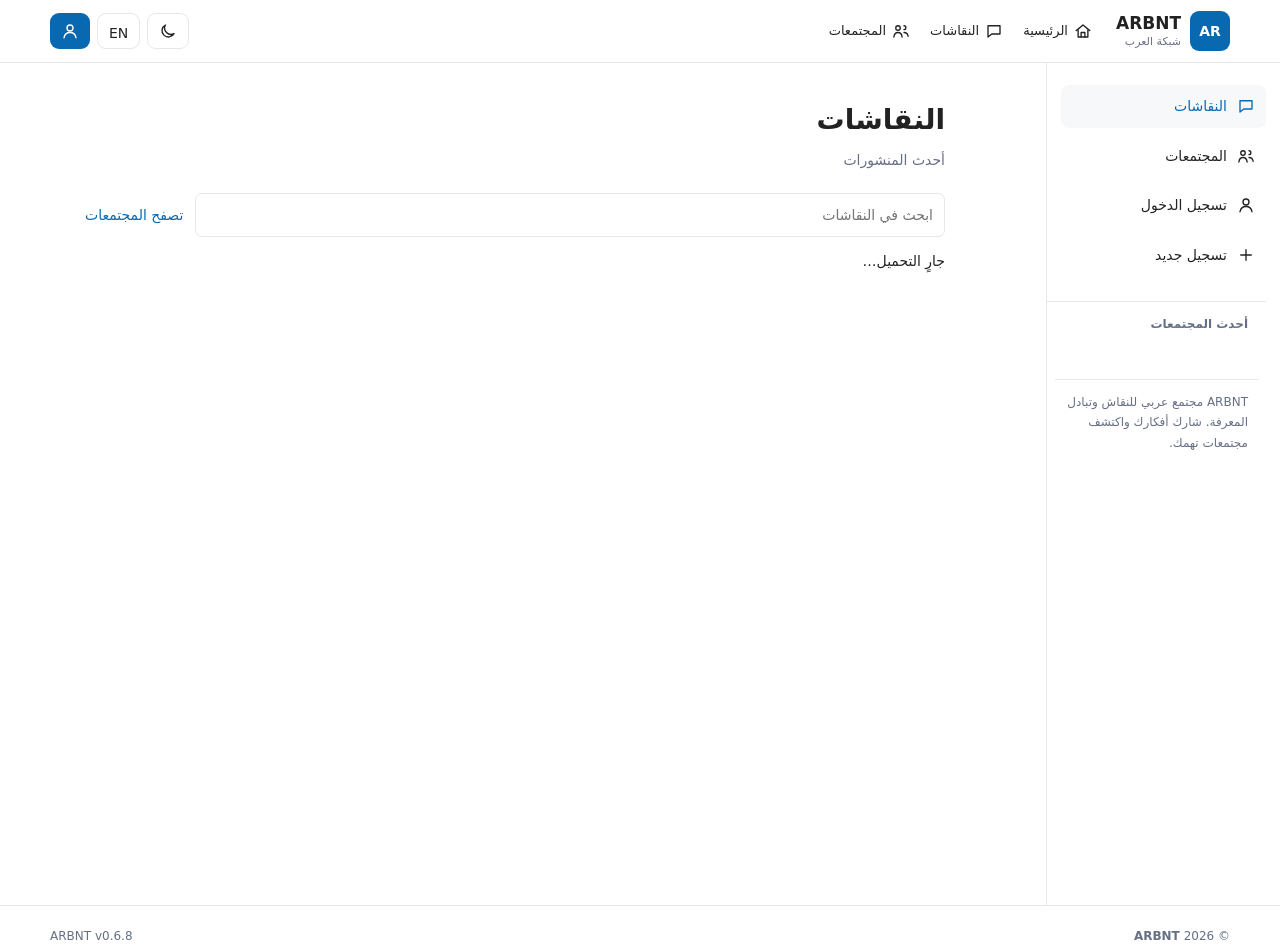
<file: starter/posts.html>
<!doctype html><html lang="ar" dir="rtl"><meta charset="utf-8"><meta name="viewport" content="width=device-width,initial-scale=1"><meta http-equiv="refresh" content="0;url=../community.html"><link rel="canonical" href="../community.html"><title>تم نقل الصفحة</title><p>تم نقل الصفحة. <a href="../community.html">فتح الصفحة الجديدة</a></p></html>
</file>
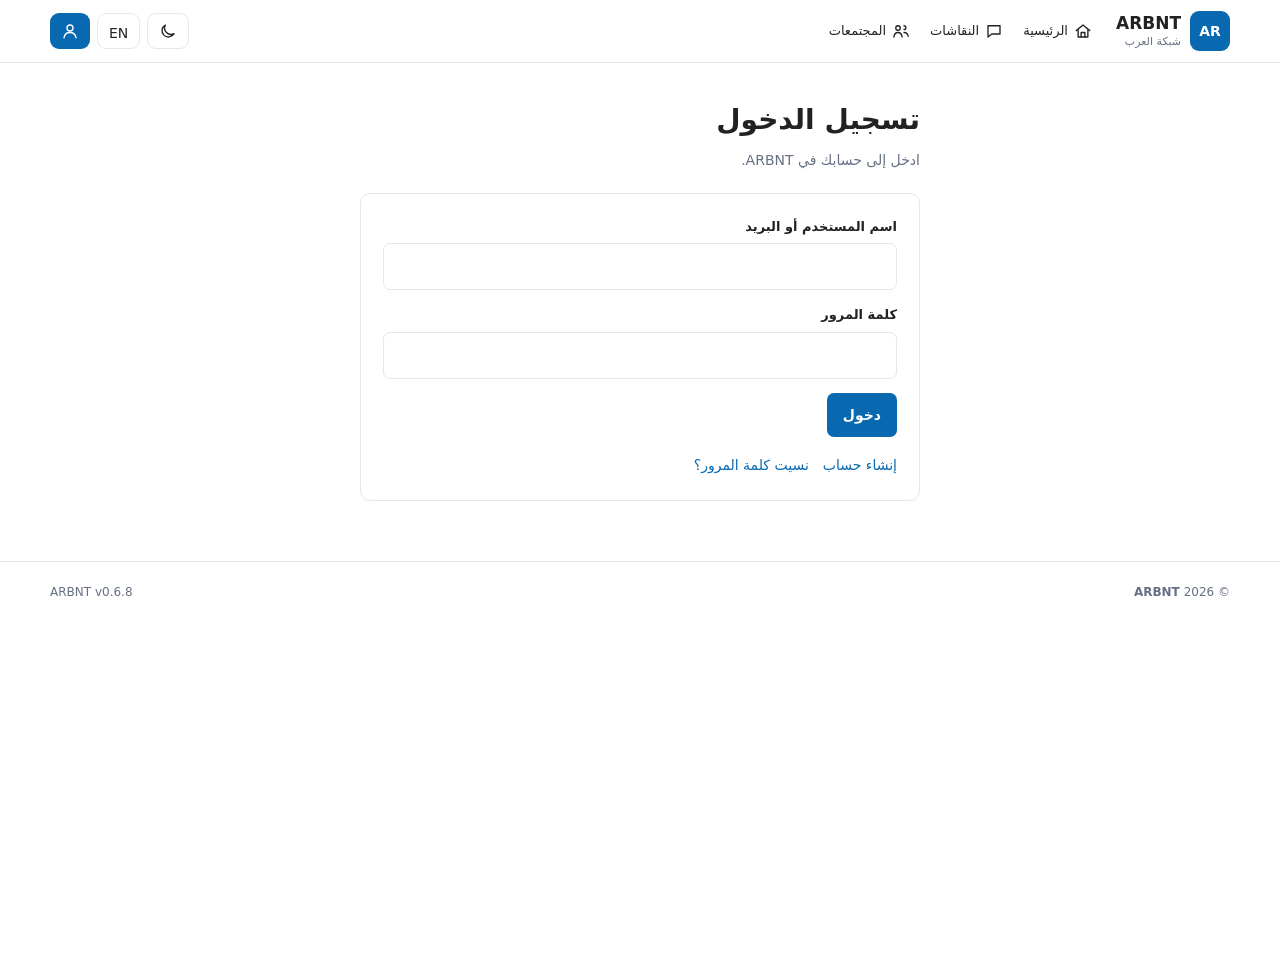
<file: starter/profile.html>
<!doctype html><html lang="ar" dir="rtl"><meta charset="utf-8"><meta name="viewport" content="width=device-width,initial-scale=1"><meta http-equiv="refresh" content="0;url=../profile.html"><link rel="canonical" href="../profile.html"><title>تم نقل الصفحة</title><p>تم نقل الصفحة. <a href="../profile.html">فتح الصفحة الجديدة</a></p></html>
</file>
<file: assets/shell.css>
/* ARBNT shell 0.6.1 */
.ui-icon{width:18px;height:18px;display:inline-grid;place-items:center;flex:none}.ui-icon svg{width:100%;height:100%;fill:none;stroke:currentColor;stroke-width:1.8;stroke-linecap:round;stroke-linejoin:round}
.arb-shell{width:min(1180px,calc(100% - 28px));margin:auto;min-height:62px;display:flex;align-items:center;gap:24px}
.arb-brand{display:flex;align-items:center;gap:9px;color:var(--ink,#222)!important;text-decoration:none;white-space:nowrap}.arb-mark{width:40px;height:40px;min-width:40px;border-radius:9px;display:grid;place-items:center;background:var(--blue,#0869b1);color:#fff;font-weight:850}.arb-brand-copy{display:flex;flex-direction:column;line-height:1.1}.arb-brand-copy strong{font-size:17px}.arb-brand-copy small{font-size:11px;color:var(--muted,#667085);margin-top:3px}
.arb-nav{display:flex;align-items:center;gap:20px}.arb-nav a{display:flex;align-items:center;gap:6px;color:var(--ink,#222);font-size:13px;white-space:nowrap}.arb-nav a:hover{color:var(--blue,#0869b1)}
.arb-controls{margin-inline-start:auto;display:flex;align-items:center;gap:7px}.arb-account,.arb-controls button{font:inherit}.plain-control,.solid-control{min-width:36px;height:36px;border-radius:9px;display:inline-grid;place-items:center}.plain-control{border:1px solid var(--line,#e5e7eb);background:var(--bg,#fff);color:var(--ink,#222)}.solid-control{border:0;background:var(--blue,#0869b1);color:#fff}.arb-account{border:1px solid var(--line,#e5e7eb);padding:7px 11px;border-radius:8px;color:var(--ink,#222);text-decoration:none}
.mobile-menu{display:none}.hidden{display:none!important}
.notify-bell{position:relative}.notify-count{position:absolute;top:-6px;inset-inline-end:-6px;min-width:18px;height:18px;padding:0 4px;border-radius:10px;background:#c62828;color:#fff;font-size:10px;line-height:18px;text-align:center;border:2px solid var(--bg,#fff)}
.notify-panel,.user-menu{position:fixed;top:66px;inset-inline-end:max(14px,calc((100vw - min(1180px,calc(100vw - 28px)))/2));width:min(360px,calc(100vw - 24px));max-height:430px;overflow:auto;background:var(--bg,#fff);border:1px solid var(--line,#e5e7eb);border-radius:11px;box-shadow:0 16px 45px #0002;z-index:90;padding:7px}.user-menu{width:230px}.notify-panel a,.user-menu a,.user-menu button{display:flex;align-items:center;gap:9px;width:100%;text-align:start;padding:10px 11px;border:0;border-bottom:1px solid var(--line,#e5e7eb);background:transparent;color:var(--ink,#222);font-size:13px;text-decoration:none}.notify-panel a:last-child,.user-menu>*:last-child{border-bottom:0}.notify-panel a.unread{background:var(--soft,#f6f7f9);font-weight:700}.notify-panel p{margin:0;padding:12px;color:var(--muted,#667085)}
.mobile-drawer{display:none}
.arb-footer{width:min(1180px,calc(100% - 28px));margin:auto;display:flex;justify-content:space-between;gap:12px;flex-wrap:wrap}.arb-footer a{color:var(--muted,#667085)}
.app-layout{width:min(1320px,calc(100% - 28px));margin:auto;display:grid;grid-template-columns:220px minmax(0,1fr);gap:30px;align-items:start}.app-sidebar{position:sticky;top:76px;padding:22px 0;border-inline-end:1px solid var(--line,#e5e7eb);min-height:calc(100vh - 76px)}.app-sidebar nav{display:grid;gap:4px;padding-inline-end:14px}.app-sidebar a{display:flex;align-items:center;gap:10px;padding:9px 11px;border-radius:8px;color:var(--ink,#222);text-decoration:none}.app-sidebar a:hover,.app-sidebar a.active{background:var(--soft,#f6f7f9);color:var(--blue,#0869b1)}
@media(max-width:760px){.arb-shell{gap:6px;padding:9px 0;min-height:58px}.arb-brand{flex:1}.arb-brand-copy small{display:none}.arb-nav{display:none!important}.mobile-menu{display:inline-grid!important}.arb-controls .guest-only{display:inline-grid}.lang-short{min-width:36px;padding:0 8px}.mobile-drawer{display:block;position:fixed;top:58px;inset-inline-start:0;width:min(84vw,300px);height:calc(100dvh - 58px);background:var(--bg,#fff);border-inline-end:1px solid var(--line,#e5e7eb);box-shadow:10px 0 28px #0002;z-index:85;transform:translateX(105%);transition:transform .18s ease;overflow:auto;padding:14px}.drawer-open .mobile-drawer{transform:translateX(0)}html[dir="ltr"] .mobile-drawer{inset-inline-start:auto;inset-inline-end:0;transform:translateX(105%)}html[dir="ltr"] body.drawer-open .mobile-drawer{transform:translateX(0)}.mobile-drawer nav{display:grid;gap:4px}.mobile-drawer a{display:flex;align-items:center;gap:10px;padding:11px 12px;border-radius:8px;color:var(--ink,#222);text-decoration:none}.mobile-drawer a:hover{background:var(--soft,#f6f7f9)}body.drawer-open{overflow:hidden}.notify-panel,.user-menu{top:60px;inset-inline-end:8px}.app-layout{display:block;width:100%}.app-sidebar{display:none}}

/* v0.6.2 menus */
.user-menu button{cursor:pointer}
.user-menu .ui-icon{color:var(--blue,#0869b1)}
.author-icon-primary{color:var(--blue,#0869b1)}
.author-icon-secondary{color:var(--ink,#222)}
.more-wrap{position:relative;display:inline-flex}
.more-button{width:30px;height:30px;border:0;background:transparent;color:var(--muted,#667085);border-radius:7px;font-size:20px;line-height:1;display:grid;place-items:center}
.more-button:hover{background:var(--soft,#f6f7f9);color:var(--ink,#222)}
.more-menu{position:absolute;top:34px;inset-inline-end:0;min-width:150px;background:var(--bg,#fff);border:1px solid var(--line,#e5e7eb);border-radius:9px;box-shadow:0 12px 35px #0002;z-index:100;padding:5px}
.more-menu button,.more-menu a{display:flex;width:100%;align-items:center;gap:8px;padding:8px 10px;border:0;background:transparent;color:var(--ink,#222);border-radius:6px;text-align:start;text-decoration:none}
.more-menu button:hover,.more-menu a:hover{background:var(--soft,#f6f7f9)}

/* v0.6.3 notification contrast */
html.dark .notify-panel{background:#11161b;color:#fff}
html.dark .notify-panel a{color:#fff;border-color:#2f3740;background:#11161b}
html.dark .notify-panel a.unread{background:#fff;color:#111!important}
html.dark .notify-panel a.unread:hover{background:#fff;color:#111!important}
html.dark .notify-panel p{color:#fff}
.author-primary{color:var(--blue,#0869b1)!important;font-weight:700}
.author-secondary{color:var(--ink,#222)!important}
.community-badge{display:inline-flex;align-items:center;gap:6px}

/* v0.6.4 mobile containment */
html,body{width:100%;max-width:100%;overflow-x:clip}
main,.page,.app-layout,.discussion-main,#feed,.discussion-card,.replies,.comment,.tree-comment,.reply-form,.stack,form,fieldset{min-width:0;max-width:100%}
input,textarea,select,button{max-width:100%}
textarea,input,select{width:100%;min-width:0}
.discussion-text,.comment p,.tree-comment p,.notify-panel a{overflow-wrap:anywhere;word-break:break-word}
@media(max-width:760px){body{width:100vw;max-width:100vw;overflow-x:clip}.arb-shell{width:calc(100% - 16px)}.page,.discussion-main{width:calc(100% - 20px)!important;max-width:calc(100% - 20px)!important;margin-inline:auto!important}.tree-comment{max-width:100%}.reply-form textarea,.stack textarea{font-size:16px}.more-menu{max-width:min(180px,calc(100vw - 24px))}}

/* ARBNT v0.6.6 compact topics and modal */
.discussion-card:has(>.post-image){display:grid!important;grid-template-columns:minmax(0,1fr) 112px;column-gap:14px;align-items:start}
.discussion-card:has(>.post-image)>:not(.post-image){grid-column:1;min-width:0}
.discussion-card:has(>.post-image)>.post-image{grid-column:2;grid-row:1 / span 4;align-self:center;width:112px;height:100px;max-height:100px;margin:0;object-fit:cover;cursor:zoom-in}
.discussion-card .post-card-head h2,.discussion-card .post-card-head h1{display:flex!important;align-items:baseline;flex-wrap:nowrap!important;gap:7px;min-width:0}
.discussion-card .post-card-head h2 .discussion-title,.discussion-card .post-card-head h1 .discussion-title{min-width:0;overflow-wrap:anywhere}
.discussion-card .post-card-head .discussion-community{white-space:nowrap;flex:none;font-size:11px}
.discussion-card .post-toolbar{min-width:0;flex-wrap:wrap}
.post-image-full{cursor:zoom-in}
.arb-image-modal{position:fixed;inset:0;z-index:9999;display:flex;align-items:center;justify-content:center;padding:52px 15px 20px;background:rgba(0,0,0,.88)}
.arb-image-modal.hidden{display:none!important}
.arb-image-modal img{display:block;max-width:95vw;max-height:88dvh;object-fit:contain;border-radius:8px}
.arb-image-close{position:absolute;top:12px;inset-inline-end:16px;width:42px;height:42px;border-radius:50%;background:#fff;color:#111;font-size:30px;line-height:1;border:0}
.back-arrow svg{width:19px;height:19px}
html[dir="ltr"] .back-arrow svg{transform:rotate(180deg)}
#createCommunity.create-action{position:relative!important;inset:auto!important;float:none!important;flex:none!important;width:auto!important;min-width:0;max-width:max-content;padding:8px 12px!important;font-size:13px!important;line-height:1.4!important;z-index:1}
.page-head{min-width:0}.page-head>div{min-width:0}
.sidebar-about{padding:12px 10px;margin:12px 8px;border-top:1px solid var(--line);color:var(--muted);font-size:12px;line-height:1.7}
.mobile-sidebar-extras{margin-top:12px}
@media(max-width:760px){
.discussion-card:has(>.post-image){grid-template-columns:minmax(0,1fr) 78px;gap:8px}
.discussion-card:has(>.post-image)>.post-image{width:78px;height:78px;max-height:78px}
.discussion-card .post-card-head h2,.discussion-card .post-card-head h1{font-size:14px!important;gap:5px}
.discussion-card .post-card-head .discussion-community{font-size:10px}
#createCommunity.create-action{width:40px!important;height:40px!important;min-width:40px!important;padding:0!important;display:inline-grid!important;place-items:center!important}
.mobile-drawer .sidebar-extras a{font-size:12px}
}

/* v0.6.8 navigation and scrollbar correction */
.app-sidebar,.mobile-drawer{overflow-x:hidden!important;overscroll-behavior:contain;scrollbar-width:none}
.app-sidebar::-webkit-scrollbar,.mobile-drawer::-webkit-scrollbar{display:none}
.app-sidebar nav,.mobile-drawer nav,.sidebar-extras{min-width:0;max-width:100%;overflow-x:hidden}
.app-sidebar a,.mobile-drawer a,.sidebar-extras a{min-width:0;max-width:100%;overflow-wrap:anywhere}
.mobile-drawer{box-sizing:border-box}
html[dir="rtl"] .mobile-drawer{transform:translateX(105%)}
html[dir="rtl"] body.drawer-open .mobile-drawer{transform:translateX(0)}
html[dir="ltr"] .mobile-drawer{transform:translateX(-105%)}
html[dir="ltr"] body.drawer-open .mobile-drawer{transform:translateX(0)}
</file>
<file: assets/layout.css>
/* ARBNT stage 2 shared page layout */
.arb-page{max-width:1450px;margin:auto;display:grid;grid-template-columns:var(--arb-left,215px) minmax(0,1fr) var(--arb-right,220px);min-height:calc(100vh - 65px)}
.arb-side{padding:24px 14px;border-inline-end:1px solid var(--border,var(--line));background:var(--bg)}
.arb-side.right{border-inline-end:0;border-inline-start:1px solid var(--border,var(--line))}
.arb-side a{display:block;padding:9px 12px;border-radius:5px;color:var(--ink);text-decoration:none}
.arb-side a:hover,.arb-side a[aria-current=page]{background:var(--panel,var(--soft));color:var(--blue)}
.arb-side h3{font-size:12px;color:var(--muted);margin:6px 12px 12px}
.arb-content{min-width:0;padding:30px clamp(16px,3vw,42px);width:100%}
.arb-content h1{font-size:clamp(24px,3vw,32px);line-height:1.4;margin:0 0 10px}
.arb-muted{color:var(--muted)}.arb-panel{border:1px solid var(--border,var(--line));border-radius:7px;padding:20px;margin:18px 0;background:var(--tile,var(--bg))}
.arb-panel h2{font-size:18px;margin:0 0 12px}.arb-pill{display:inline-block;padding:3px 10px;border:1px solid var(--border,var(--line));background:var(--panel,var(--soft));border-radius:30px;margin:4px;font-size:12px}
.arb-button{display:inline-block;padding:8px 16px;background:var(--blue);color:white!important;border-radius:5px;border:0;text-decoration:none}
.arb-layout-actions{display:flex;gap:8px;align-items:center;flex-wrap:wrap;margin:0 0 18px}.arb-layout-actions button{padding:6px 12px;background:var(--tile,var(--bg));border:1px solid var(--border,var(--line));border-radius:5px;color:var(--ink);cursor:pointer}
.arb-page[data-layout=wide]{--arb-left:0px;--arb-right:0px}.arb-page[data-layout=wide]>.arb-side{display:none}
.arb-page[data-layout=left]{--arb-right:0px}.arb-page[data-layout=left]>.arb-side.right{display:none}
.arb-page[data-layout=right]{--arb-left:0px}.arb-page[data-layout=right]>.arb-side:not(.right){display:none}
.arb-layout-actions button[aria-pressed=true]{background:var(--blue);color:white}
.arb-grid>.arb-panel{margin:0}
@media(max-width:1000px){.arb-page{--arb-right:0px}.arb-page>.arb-side.right{display:none}}
@media(max-width:700px){.arb-page{grid-template-columns:minmax(0,1fr)!important}.arb-page>.arb-side{display:none!important}.arb-content{padding:18px 15px}}

/* Shared responsive content grids: 1-3 columns and 1-3 rows per page */
.arb-grid{display:grid;grid-template-columns:repeat(var(--arb-cols,1),minmax(0,1fr));gap:16px;align-items:stretch}
.arb-grid[data-cols="1"]{--arb-cols:1}.arb-grid[data-cols="2"]{--arb-cols:2}.arb-grid[data-cols="3"]{--arb-cols:3}
.arb-grid > *{min-width:0}.arb-grid > [hidden]{display:none!important}
.arb-grid-tools{display:flex;align-items:center;gap:10px;flex-wrap:wrap;padding:12px 0;color:var(--muted);font-size:12px}
.arb-grid-tools select{border:1px solid var(--border,var(--line));background:var(--bg);color:var(--ink);border-radius:4px;padding:6px}
.arb-grid-tools button{border:1px solid var(--border,var(--line));background:var(--bg);color:var(--ink);border-radius:4px;padding:6px 12px}
.arb-grid-tools button:disabled{opacity:.4;cursor:not-allowed}
@media(max-width:850px){.arb-grid[data-cols="3"]{--arb-cols:2}}
@media(max-width:550px){.arb-grid[data-cols="2"],.arb-grid[data-cols="3"]{--arb-cols:1}}
</file>
<file: assets/admin.css>
/* ARBNT quiet control centre — no external assets */
:root{color-scheme:light;--bg:#fff;--surface:#fff;--soft:#f5f7fa;--ink:#242930;--muted:#69717a;--line:#e4e8ed;--blue:#0067b8;--teal:#348b87;--gold:#b27d36;--danger:#b54a4a;--shadow:0 3px 15px #00000008}
*{box-sizing:border-box}html{scroll-behavior:smooth}body{margin:0;background:var(--bg);color:var(--ink);font:14px/1.8 system-ui,-apple-system,"Segoe UI",Tahoma,Arial,sans-serif}a{color:var(--blue);text-decoration:none}a:hover{text-decoration:underline}button,input,textarea,select{font:inherit}button{cursor:pointer}button:disabled{cursor:default;opacity:.55}a:focus-visible,button:focus-visible,input:focus-visible,textarea:focus-visible,select:focus-visible{outline:2px solid var(--blue);outline-offset:2px}.hidden{display:none!important}.sr-only{position:absolute;width:1px;height:1px;padding:0;margin:-1px;overflow:hidden;clip:rect(0,0,0,0);white-space:nowrap;border:0}
.header{border-bottom:1px solid var(--line);background:var(--surface)}.head-inner{width:min(1370px,calc(100% - 40px));min-height:71px;margin:auto;display:flex;align-items:center;justify-content:space-between;gap:20px}.identity{display:flex;align-items:center;gap:13px;color:var(--ink)}.identity:hover{text-decoration:none}.mark{width:42px;height:42px;border-radius:6px;background:var(--blue);color:#fff;display:grid;place-items:center;font-size:18px;font-weight:800;letter-spacing:-1.5px}.identity strong,.identity small{display:block;line-height:1.25}.identity strong{font-size:18px;letter-spacing:.5px}.identity small{color:var(--muted);font-size:12px}.head-links{display:flex;align-items:center;gap:19px;flex-wrap:wrap}.head-links a{font-size:13px;color:var(--ink)}.version{font-size:11px;color:var(--muted);border:1px solid var(--line);padding:3px 8px;border-radius:5px}
.shell{width:min(1370px,calc(100% - 40px));margin:0 auto;display:grid;grid-template-columns:215px minmax(0,1fr);align-items:start;gap:38px;padding:30px 0 70px}.side{border-left:1px solid var(--line);padding-left:15px;position:sticky;top:25px}.side-label{font-size:11px;color:var(--muted);font-weight:700;margin:12px 10px 7px}.nav-btn{width:100%;display:flex;align-items:center;gap:10px;text-align:right;border:0;background:transparent;color:var(--ink);border-radius:5px;padding:10px 12px;margin:2px 0;font-size:13px}.nav-btn:hover{background:var(--soft)}.nav-btn.active{background:var(--soft);color:var(--blue);font-weight:700}.nav-btn .ico{font-size:17px;font-weight:400;width:22px;text-align:center}.aside-foot{border-top:1px solid var(--line);padding:18px 10px;color:var(--muted);font-size:12px;margin-top:25px}.main{min-width:0}.heading{display:flex;align-items:flex-end;justify-content:space-between;gap:18px;padding:5px 0 25px;border-bottom:1px solid var(--line);margin-bottom:25px}.eyebrow{color:var(--blue);letter-spacing:1.5px;font-size:11px;font-weight:700}.heading h1{margin:3px 0;font-weight:650;font-size:clamp(24px,3vw,32px);letter-spacing:-.5px}.heading p{color:var(--muted);margin:0}.heading-right{display:flex;gap:9px;align-items:center}.btn{border:1px solid var(--line);background:var(--surface);color:var(--ink);padding:8px 13px;border-radius:5px;display:inline-flex;align-items:center;gap:6px;justify-content:center;font-size:13px}.btn:hover{border-color:var(--blue);text-decoration:none}.btn.primary{background:var(--blue);color:white;border-color:var(--blue)}.btn.danger{color:var(--danger)}.btn.tiny{padding:4px 8px;font-size:12px}.feedback{margin:0 0 14px;color:var(--blue);font-size:13px}.feedback:empty{display:none}.gate{max-width:510px;border:1px solid var(--line);border-radius:6px;padding:26px 30px;background:var(--soft)}.gate h2{margin:0 0 6px}.gate p{color:var(--muted)}
.metrics{display:grid;grid-template-columns:repeat(3,minmax(0,1fr));gap:13px;margin-bottom:21px}.metric{border:1px solid var(--line);border-radius:6px;padding:16px 18px;min-height:104px;background:var(--surface)}.metric span{display:block;color:var(--muted);font-size:12px}.metric strong{display:block;font-size:29px;line-height:1.45;font-weight:700;font-variant-numeric:tabular-nums}.metric small{color:var(--muted);font-size:11px}.cols{display:grid;grid-template-columns:minmax(0,1.45fr) minmax(260px,1fr);gap:16px;align-items:start}.panel{border:1px solid var(--line);border-radius:6px;padding:20px;background:var(--surface);margin-bottom:16px;min-width:0}.panel-head{display:flex;align-items:start;justify-content:space-between;gap:10px;margin-bottom:18px}.panel h2{font-size:17px;font-weight:650;margin:0}.panel p,.hint{color:var(--muted);font-size:13px}.panel-head small{color:var(--muted)}.chart{display:block;width:100%;height:230px}.legend{display:flex;flex-wrap:wrap;gap:15px;margin-top:9px;color:var(--muted);font-size:11px}.legend i{width:9px;height:9px;display:inline-block;margin-left:5px;border-radius:2px}.legend .p{background:var(--blue)}.legend .c{background:var(--teal)}.legend .u{background:var(--gold)}.mini-row{display:flex;justify-content:space-between;gap:10px;align-items:center;padding:11px 0;border-bottom:1px solid var(--line)}.mini-row:last-child{border-bottom:0}.mini-row strong{font-weight:650}.subsection{display:flex;align-items:center;justify-content:space-between;gap:12px;margin:0 0 14px}.subsection h2{font-size:20px;margin:0;font-weight:650}.subsection p{margin:2px 0;color:var(--muted)}.toolbar{display:flex;gap:9px;flex-wrap:wrap;align-items:center;margin:0 0 14px}.toolbar input{min-width:min(290px,100%)}input,textarea,select{border:1px solid var(--line);border-radius:5px;background:var(--surface);padding:10px 12px;color:var(--ink);width:100%;min-width:0}textarea{min-height:95px;resize:vertical}label{display:block;font-size:12px;font-weight:650}label input,label textarea,label select{display:block;margin-top:5px;font-size:14px;font-weight:400}.fields{display:grid;grid-template-columns:repeat(2,minmax(0,1fr));gap:14px}.fields .wide{grid-column:1/-1}.data-list{border-top:1px solid var(--line)}.data-row{border-bottom:1px solid var(--line);padding:14px 0;display:flex;justify-content:space-between;gap:16px;align-items:flex-start}.data-main{min-width:0;flex:1}.data-main strong{display:block;font-size:14px;overflow-wrap:anywhere}.data-main p{margin:4px 0 2px;white-space:pre-line;overflow-wrap:anywhere;word-break:break-word}.meta{font-size:11px;color:var(--muted);display:block;margin-top:2px}.row-actions{display:flex;gap:7px;flex-wrap:wrap;align-self:center}.chip{display:inline-block;border:1px solid var(--line);border-radius:99px;padding:2px 8px;font-size:11px;color:var(--muted)}.chip.attention{color:var(--gold)}.alert{padding:13px 0;border-bottom:1px solid var(--line);display:flex;gap:13px;align-items:flex-start}.alert:first-child{padding-top:0}.alert:last-child{border-bottom:0}.alert-icon{width:29px;height:29px;border:1px solid var(--line);border-radius:50%;display:grid;place-items:center;flex:none;color:var(--gold)}.alert[data-level=ok] .alert-icon{color:var(--teal)}.alert[data-level=info] .alert-icon{color:var(--blue)}.alert strong{font-size:13px;display:block}.alert p{margin:2px 0 0}.barline{height:7px;border-radius:8px;background:var(--soft);overflow:hidden;margin-top:7px}.barline>span{height:100%;display:block;background:var(--blue);max-width:100%}.bar-item{margin:0 0 16px}.bar-item .mini-row{padding:0;border:0}.bar-item:last-child{margin-bottom:0}.pagination{display:flex;align-items:center;justify-content:center;gap:12px;padding-top:18px}.pagination span{color:var(--muted);font-size:12px}.empty{padding:25px 0;color:var(--muted);font-size:13px}.definitions{display:grid;grid-template-columns:repeat(2,minmax(0,1fr));gap:16px}.definition{padding:14px;border:1px solid var(--line);border-radius:5px}.definition strong{display:block;font-size:14px;margin-bottom:4px}.definition p{margin:0}.kv{display:grid;grid-template-columns:repeat(2,minmax(0,1fr));gap:10px}.kv>div{padding:10px;background:var(--soft);border-radius:4px}.kv small{display:block;color:var(--muted)}.kv b{font-size:13px}
dialog{border:1px solid var(--line);border-radius:8px;box-shadow:0 18px 70px #0002;background:var(--surface);color:var(--ink);width:min(580px,calc(100vw - 30px));max-height:90vh;padding:22px;overflow:auto}dialog::backdrop{background:#14202b75}dialog h2{margin:0 0 16px}.dialog-actions{display:flex;justify-content:flex-start;gap:8px;margin-top:15px}.form-stack{display:grid;gap:12px}.form-stack label{min-width:0}
@media(max-width:900px){.shell{grid-template-columns:1fr;gap:16px;padding-top:18px}.side{position:static;border-left:0;padding:0;border-bottom:1px solid var(--line);overflow-x:auto;display:flex;gap:4px;padding-bottom:10px}.side-label,.aside-foot{display:none}.side nav{display:flex;gap:5px;min-width:max-content}.nav-btn{white-space:nowrap;padding:8px 10px}.cols{grid-template-columns:1fr}}@media(max-width:620px){.head-inner,.shell{width:calc(100% - 24px)}.head-inner{min-height:61px}.head-links{gap:10px}.head-links a{font-size:12px}.version{display:none}.mark{width:36px;height:36px}.metrics{grid-template-columns:repeat(2,minmax(0,1fr));gap:9px}.metric{padding:12px;min-height:90px}.metric strong{font-size:24px}.heading{align-items:flex-start;flex-direction:column;gap:10px}.data-row{flex-direction:column;gap:10px}.row-actions{align-self:flex-start}.fields,.definitions,.kv{grid-template-columns:1fr}.panel{padding:14px}.chart{height:205px}}
@media(prefers-reduced-motion:reduce){html{scroll-behavior:auto}}
</file>
<file: assets/community.css>
:root{color-scheme:light;--bg:#fff;--ink:#222;--muted:#666;--line:#e5e5e5;--soft:#f6f7f9;--blue:#0869b1}
html.dark{color-scheme:dark;--bg:#16191d;--ink:#f2f3f4;--muted:#b4bac1;--line:#363c43;--soft:#20252b;--blue:#8fc9ff}
*{box-sizing:border-box}body{margin:0;background:var(--bg);color:var(--ink);font:14px/1.75 system-ui,"Segoe UI",Tahoma,Arial}a{color:inherit;text-decoration:none}a:hover{color:var(--blue)}button,input,textarea,select{font:inherit}button{cursor:pointer;background:var(--soft);border:1px solid var(--line);color:var(--ink);border-radius:5px;padding:7px 11px}button:focus-visible,a:focus-visible,input:focus-visible,textarea:focus-visible,select:focus-visible{outline:2px solid var(--blue);outline-offset:2px}button:disabled{opacity:.5;cursor:default}.hidden{display:none!important}
.top{height:58px;border-bottom:1px solid var(--line);display:flex;align-items:center;gap:18px;padding:0 22px;position:sticky;top:0;background:var(--bg);z-index:5}.logo{font-weight:800;font-size:19px;white-space:nowrap}.logo small{font-size:10px;color:var(--muted);margin-inline-start:5px}.topnav{display:flex;gap:18px;color:var(--muted)}.topnav a{white-space:nowrap}.search{max-width:340px;width:100%;margin-inline-start:auto}.search input{width:100%;padding:7px 11px;border:1px solid var(--line);background:var(--soft);color:var(--ink);border-radius:5px}.actions{display:flex;gap:7px}
.layout{display:grid;grid-template-columns:235px minmax(0,1fr);max-width:1480px;margin:auto;min-height:calc(100vh - 58px)}aside{border-inline-end:1px solid var(--line);padding:22px 13px;position:sticky;top:58px;height:calc(100vh - 58px);overflow:auto}aside strong{display:block;padding:0 10px 12px;font-size:12px;color:var(--muted)}aside a,aside button{display:block;width:100%;text-align:start;padding:9px 12px;border-radius:5px;margin:0 0 3px;background:transparent;border:0;color:var(--ink)}aside a.active,aside a:hover,aside button.active,aside button:hover{background:var(--soft);color:var(--blue)}
.main{min-width:0;padding:24px clamp(18px,4vw,60px);max-width:1100px;width:100%;margin:0 auto}.crumb{color:var(--muted);font-size:12px;margin-bottom:18px}.heading{display:flex;align-items:center;justify-content:space-between;gap:15px}.heading h1{font-size:29px;font-weight:650;margin:0}.desc{color:var(--muted);margin:4px 0 18px}.tabs{display:flex;align-items:center;gap:22px;overflow-x:auto;border-bottom:1px solid var(--line);white-space:nowrap}.tabs button{background:none;border:0;border-bottom:2px solid transparent;border-radius:0;padding:13px 2px;color:var(--muted)}.tabs button.active{border-color:var(--blue);color:var(--ink);font-weight:700}.sort{display:flex;align-items:center;gap:10px;padding:15px 0;border-bottom:1px solid var(--line);color:var(--muted)}.sort button.active{color:var(--blue)}
#feed article{display:grid;grid-template-columns:65px minmax(0,1fr);gap:18px;border-bottom:1px solid var(--line);padding:23px 0}.count{text-align:center;color:var(--muted);font-size:12px}.count b{display:block;color:var(--ink);font-size:20px}.post-row{display:block}.post-body{min-width:0}.post-body h2{font-size:17px;line-height:1.5;margin:0 0 7px}.post-body p{color:var(--muted);margin:0 0 10px;white-space:pre-line;overflow-wrap:anywhere}.meta,.row small{color:var(--muted);font-size:12px}.tag{background:var(--soft);border:1px solid var(--line);border-radius:3px;padding:2px 8px;display:inline-block;margin-inline-end:7px}.post-thumb{width:112px;height:82px;object-fit:cover;border-radius:4px;float:inline-end;margin-inline-start:14px;margin-bottom:8px}.post-actions{display:flex;gap:8px;flex-wrap:wrap;margin-top:10px}.post-actions button,#feed article>button{font-size:12px;padding:5px 9px}.comment{border-top:1px solid var(--line);padding:10px 0}.comment p{margin:5px 0}.pagination{display:flex;align-items:center;justify-content:center;gap:12px;padding:20px 0}.pagination span{font-size:12px;color:var(--muted)}
.panel{border:1px solid var(--line);border-radius:6px;padding:22px;margin:0 0 20px}.panel-title h2{font-size:19px;margin:0}.panel-title p{color:var(--muted);margin:4px 0 18px}.panel h3{font-size:16px;margin:10px 0}.stack{display:grid;gap:12px;max-width:720px}.stack label{font-size:12px;font-weight:650}.stack input,.stack textarea,.stack select{display:block;width:100%;margin-top:5px;padding:9px 11px;border:1px solid var(--line);background:var(--bg);color:var(--ink);border-radius:5px}.stack textarea{min-height:120px;resize:vertical}.stack button{justify-self:start}.auth-grid{display:grid;grid-template-columns:1fr 1fr;gap:30px}.auth-grid>div+div{border-inline-start:1px solid var(--line);padding-inline-start:25px}.recovery{margin-top:20px;border-top:1px solid var(--line);padding-top:15px}.recovery summary{cursor:pointer;color:var(--blue)}.user-line{display:flex;align-items:center;justify-content:space-between;gap:10px;border-bottom:1px solid var(--line);padding-bottom:12px;margin-bottom:15px}#communitiesList>button{display:block;width:100%;text-align:start;border:0;border-bottom:1px solid var(--line);border-radius:0;background:transparent;padding:11px 0}#profilePosts>div{padding:10px 0;border-bottom:1px solid var(--line)}#notice{color:var(--blue);margin:8px 0 14px}#notice:empty{display:none}
footer{border-top:1px solid var(--line);padding:20px;color:var(--muted);font-size:12px}.footer-inner{max-width:1480px;margin:auto;padding:0 22px;display:flex;justify-content:space-between;gap:12px;flex-wrap:wrap}.collapsed .layout{grid-template-columns:0 minmax(0,1fr)}.collapsed aside{display:none}.collapsed .main{max-width:1240px}
@media(max-width:800px){.topnav{display:none}.layout{grid-template-columns:0 minmax(0,1fr)}aside{display:none}.mobile-open .layout{grid-template-columns:200px minmax(0,1fr)}.mobile-open aside{display:block}.mobile-open .main{padding:18px 12px}#feed article{grid-template-columns:45px minmax(0,1fr);gap:12px}.heading h1{font-size:23px}.search{max-width:230px}.auth-grid{grid-template-columns:1fr}.auth-grid>div+div{border-inline-start:0;border-top:1px solid var(--line);padding-inline-start:0;padding-top:18px}}
@media(max-width:480px){.top{padding:0 9px;gap:7px}.logo{font-size:16px}.logo small{display:none}.search{max-width:140px}.actions button{padding:6px}.main{padding:16px 13px}.mobile-open .layout{grid-template-columns:145px minmax(0,1fr)}.mobile-open .main{padding:10px}.mobile-open #feed article{grid-template-columns:1fr}.mobile-open .count{text-align:start}.heading{align-items:flex-start}.heading h1{font-size:21px}.post-thumb{width:80px;height:60px}}

/* v0.5.2 post card refinement */
#feed article{align-items:start}
.post-body{display:grid;gap:8px}
.post-body h2{margin:0;font-size:18px;font-weight:750}
.post-body>p{margin:0 0 2px}
.post-toolbar{display:flex;align-items:center;gap:8px;flex-wrap:wrap;min-width:0;margin-top:2px}
.post-toolbar-actions{display:flex;align-items:center;gap:6px;flex-wrap:wrap;margin-top:0}
.meta-action,.tool-action{border:0;background:transparent;padding:3px 5px;border-radius:5px;color:var(--muted);font-size:12px;line-height:1.4}
.meta-action:hover,.tool-action:hover{background:var(--soft);color:var(--ink)}
.author-action{font-weight:700;color:var(--ink)}
.community-action{color:var(--blue)}
.meta-time{color:var(--muted);font-size:12px;white-space:nowrap}
.favorite-action{color:var(--muted)}
.favorite-action:hover{color:#b23b65}
.replies-action{color:var(--blue)}
.delete-action{color:#a33}
.delete-action:hover{background:color-mix(in srgb,#a33 10%,transparent);color:#b11}
.post-toolbar .post-toolbar-actions{margin-inline-start:auto}
.post-body>.post-toolbar+.post-toolbar-actions{margin-top:-34px;justify-self:end}
@media(max-width:700px){
 .post-body>.post-toolbar+.post-toolbar-actions{margin-top:0;justify-self:start}
 .post-toolbar,.post-toolbar-actions{gap:4px}
 .meta-action,.tool-action{padding:4px 5px}
}

#feed article{grid-template-columns:minmax(0,1fr);gap:0}
.post-row{min-width:0}
.post-toolbar-actions{margin-inline-start:auto}
.post-body>.post-toolbar+.post-toolbar-actions{margin-top:0;justify-self:auto}
@media(max-width:800px){#feed article{grid-template-columns:minmax(0,1fr)}}

/* v0.5.3 mobile containment */
html,body{max-width:100%;overflow-x:hidden}
.layout,.main,#feed,.post-row,.post-body{min-width:0;max-width:100%}
@media(max-width:800px){
 .layout{display:block;width:100%;max-width:100%}
 aside{display:block;position:fixed;top:58px;right:0;left:auto;width:min(82vw,280px);height:calc(100dvh - 58px);z-index:20;background:var(--bg);border-inline-end:0;border-inline-start:1px solid var(--line);transform:translateX(105%);transition:transform .18s ease;box-shadow:-10px 0 30px rgba(0,0,0,.10);overflow:auto}
 .mobile-open aside{transform:translateX(0)}
 .mobile-open .layout{display:block;width:100%}
 .mobile-open .main{padding:18px 12px;width:100%;max-width:100%}
 .main{width:100%;max-width:100%;padding:18px 12px}
 .top{width:100%;max-width:100%;overflow:hidden}
 .search{min-width:0;flex:1 1 auto}
 .search input{min-width:0}
 .post-toolbar{overflow-x:auto;flex-wrap:nowrap;max-width:100%;padding-bottom:2px}
 .post-toolbar>*{flex:0 0 auto}
}
@media(max-width:480px){
 .top{grid-template-columns:auto auto minmax(0,1fr) auto}
 .logo{max-width:92px;overflow:hidden;text-overflow:ellipsis}
 .search{max-width:none}
 .actions{flex:0 0 auto}
 .heading{flex-direction:column}
 .heading #newPost{align-self:flex-start}
}

/* v0.5.4 unified discussion pages */
.top{height:auto;min-height:62px;padding:0;border-bottom:1px solid var(--line)}
.feed-tools{display:flex;align-items:center;gap:12px;margin:0 0 12px}
.feed-tools input{min-width:0;flex:1;border:1px solid var(--line);background:var(--bg);color:var(--ink);padding:9px 11px;border-radius:7px}
.discussion-card{display:block!important;border-bottom:1px solid var(--line);padding:20px 0!important}
.discussion-card h2{margin:0 0 7px;font-size:18px;line-height:1.45}
.discussion-text{margin:0 0 8px;color:var(--muted);white-space:pre-line;overflow-wrap:anywhere}
.meta-link{color:var(--ink);font-size:12px}.meta-link:hover{color:var(--blue)}
.replies{margin-top:12px;border-top:1px solid var(--line);padding-top:8px}
.reply-form{display:grid;gap:8px;margin-top:12px}.reply-form textarea{width:100%;min-height:90px;border:1px solid var(--line);background:var(--bg);color:var(--ink);border-radius:7px;padding:9px}
.reply-form .primary{justify-self:start}
@media(max-width:600px){.feed-tools{align-items:stretch;flex-direction:column}.feed-tools a{align-self:flex-start}.post-toolbar{overflow-x:auto;flex-wrap:nowrap}.post-toolbar>*{flex:0 0 auto}}

/* v0.5.5 navigation/sidebar refinement */
.discussion-layout{width:min(1320px,calc(100% - 28px));margin:auto;display:grid;grid-template-columns:220px minmax(0,1fr);gap:30px;align-items:start}
.desktop-sidebar{position:sticky;top:76px;padding:22px 0;border-inline-end:1px solid var(--line);min-height:calc(100vh - 76px)}
.desktop-sidebar nav{display:grid;gap:4px;padding-inline-end:14px}
.desktop-sidebar a{display:block;padding:9px 11px;border-radius:7px;color:var(--ink)}
.desktop-sidebar a:hover,.desktop-sidebar a.active{background:var(--soft);color:var(--blue)}
.discussion-main{width:100%;margin:0;padding-inline:0}
.discussion-community{display:inline-block;margin-bottom:5px;color:var(--blue);font-size:12px;font-weight:700}
.muted-community{color:var(--muted)}
@media(max-width:760px){
 .discussion-layout{display:block;width:100%;margin:0}
 .desktop-sidebar{display:none}
 .discussion-main{width:min(100%,calc(100% - 24px));margin:18px auto 50px}
}

/* v0.5.7 topic links */
.discussion-title{color:var(--ink);text-decoration:none}
.discussion-title:hover{color:var(--blue)}
.discussion-community{cursor:pointer;text-decoration:none}
.discussion-community:hover{text-decoration:underline}

.tree-comment{margin-inline-start:calc(var(--depth,0) * 18px);border-inline-start:2px solid var(--line);padding-inline-start:10px}
.comment-head{display:flex;align-items:center;gap:2px;flex-wrap:wrap}
.comment-actions{display:flex;gap:6px;margin-top:4px}

/* v0.6.2 cards, menus and pagination */
.post-card-head{display:flex;align-items:flex-start;gap:10px}.post-card-head h1,.post-card-head h2{flex:1;min-width:0}.post-card-head>.more-wrap{margin-inline-start:auto}
.comment-head>.more-wrap{margin-inline-start:auto}
.reply-action{margin-top:4px}
.pagination #pages{display:flex;align-items:center;gap:5px}
.page-number{min-width:34px;height:34px;padding:0 9px;border:1px solid var(--line);background:var(--bg);border-radius:7px}
.page-number.active{background:var(--blue);color:#fff;border-color:var(--blue);opacity:1}
.page-gap{padding:0 3px}
.author-link,.comment-author{display:inline-flex;align-items:center;gap:5px}
@media(max-width:600px){.tree-comment{margin-inline-start:calc(var(--depth,0) * 10px)}.comment-head{gap:6px}.reply-action{display:inline-flex!important}.post-card-head>.more-wrap,.comment-head>.more-wrap{flex:none}}

/* v0.6.4 mobile containment */
html,body{width:100%;max-width:100%;overflow-x:clip}
main,.page,.app-layout,.discussion-main,#feed,.discussion-card,.replies,.comment,.tree-comment,.reply-form,.stack,form,fieldset{min-width:0;max-width:100%}
input,textarea,select,button{max-width:100%}
textarea,input,select{width:100%;min-width:0}
.discussion-text,.comment p,.tree-comment p,.notify-panel a{overflow-wrap:anywhere;word-break:break-word}
@media(max-width:760px){body{width:100vw;max-width:100vw;overflow-x:clip}.arb-shell{width:calc(100% - 16px)}.page,.discussion-main{width:calc(100% - 20px)!important;max-width:calc(100% - 20px)!important;margin-inline:auto!important}.tree-comment{max-width:100%}.reply-form textarea,.stack textarea{font-size:16px}.more-menu{max-width:min(180px,calc(100vw - 24px))}}

/* ARBNT v0.6.5 cards and controls */
.post-card-head h1,.post-card-head h2,.discussion-card>h2{display:flex;align-items:baseline;flex-wrap:wrap;gap:7px 10px;min-width:0}.post-card-head .discussion-community,.discussion-card>h2 .discussion-community{display:inline-flex;align-items:center;gap:4px;flex:none;margin:0;font-size:12px;white-space:nowrap}.post-image{display:block;max-width:100%;height:auto;object-fit:contain;border-radius:9px;border:1px solid var(--line);margin:12px 0}.post-image-thumb{width:min(100%,360px);max-height:220px;object-fit:cover}.post-image-full{width:auto;max-height:75vh}.sidebar-publish{display:flex!important;align-items:center;gap:9px;margin-top:10px;background:#094477!important;color:#fff!important;border:1px solid #08345c!important;border-radius:9px;font-weight:700}.sidebar-publish:hover{background:#0b5796!important}.sidebar-extras{margin-top:22px;padding:12px 8px;border-top:1px solid var(--line)}.sidebar-extras strong{display:block;margin-bottom:8px;color:var(--muted)}.sidebar-extras a{display:block;padding:5px 8px;font-size:12px;overflow-wrap:anywhere}.sidebar-admin{display:flex!important;align-items:center;gap:8px;margin:18px 8px 10px;padding:9px;border:1px solid var(--line);border-radius:9px;background:var(--soft);font-size:12px}.back-to-previous{display:inline-flex;align-items:center;gap:8px;margin-bottom:12px;padding:6px 10px;border:1px solid var(--line);border-radius:8px}.back-arrow{font-size:21px;line-height:1}.login-to-comment{display:inline-block;padding:8px 12px;border-radius:8px;background:var(--soft);color:var(--blue);border:1px solid var(--line)}.create-action{display:inline-flex;align-items:center;gap:7px}.mobile-action-label{display:inline}
@media(max-width:760px){#newPost,.create-action{width:40px!important;height:40px!important;min-width:40px!important;padding:0!important;display:inline-grid!important;place-items:center}.page-head .mobile-action-label,.back-to-previous .mobile-action-label{display:none}.back-to-previous{width:40px;height:40px;justify-content:center}.post-image-thumb{max-height:180px}}

/* ARBNT v0.6.6 compact topics and modal */
.discussion-card:has(>.post-image){display:grid!important;grid-template-columns:minmax(0,1fr) 112px;column-gap:14px;align-items:start}
.discussion-card:has(>.post-image)>:not(.post-image){grid-column:1;min-width:0}
.discussion-card:has(>.post-image)>.post-image{grid-column:2;grid-row:1 / span 4;align-self:center;width:112px;height:100px;max-height:100px;margin:0;object-fit:cover;cursor:zoom-in}
.discussion-card .post-card-head h2,.discussion-card .post-card-head h1{display:flex!important;align-items:baseline;flex-wrap:nowrap!important;gap:7px;min-width:0}
.discussion-card .post-card-head h2 .discussion-title,.discussion-card .post-card-head h1 .discussion-title{min-width:0;overflow-wrap:anywhere}
.discussion-card .post-card-head .discussion-community{white-space:nowrap;flex:none;font-size:11px}
.discussion-card .post-toolbar{min-width:0;flex-wrap:wrap}
.post-image-full{cursor:zoom-in}
.arb-image-modal{position:fixed;inset:0;z-index:9999;display:flex;align-items:center;justify-content:center;padding:52px 15px 20px;background:rgba(0,0,0,.88)}
.arb-image-modal.hidden{display:none!important}
.arb-image-modal img{display:block;max-width:95vw;max-height:88dvh;object-fit:contain;border-radius:8px}
.arb-image-close{position:absolute;top:12px;inset-inline-end:16px;width:42px;height:42px;border-radius:50%;background:#fff;color:#111;font-size:30px;line-height:1;border:0}
.back-arrow svg{width:19px;height:19px}
html[dir="ltr"] .back-arrow svg{transform:rotate(180deg)}
#createCommunity.create-action{position:relative!important;inset:auto!important;float:none!important;flex:none!important;width:auto!important;min-width:0;max-width:max-content;padding:8px 12px!important;font-size:13px!important;line-height:1.4!important;z-index:1}
.page-head{min-width:0}.page-head>div{min-width:0}
.sidebar-about{padding:12px 10px;margin:12px 8px;border-top:1px solid var(--line);color:var(--muted);font-size:12px;line-height:1.7}
.mobile-sidebar-extras{margin-top:12px}
@media(max-width:760px){
.discussion-card:has(>.post-image){grid-template-columns:minmax(0,1fr) 78px;gap:8px}
.discussion-card:has(>.post-image)>.post-image{width:78px;height:78px;max-height:78px}
.discussion-card .post-card-head h2,.discussion-card .post-card-head h1{font-size:14px!important;gap:5px}
.discussion-card .post-card-head .discussion-community{font-size:10px}
#createCommunity.create-action{width:40px!important;height:40px!important;min-width:40px!important;padding:0!important;display:inline-grid!important;place-items:center!important}
.mobile-drawer .sidebar-extras a{font-size:12px}
}

/* v0.6.8 consistent navigation arrows and unobtrusive scrolling */
.back-arrow svg{transform:none!important}
html[dir="rtl"] .back-arrow svg{transform:scaleX(-1)!important}
html[dir="ltr"] .back-arrow svg{transform:none!important}
.community-item>.ui-icon:last-child svg{transform:none}
html[dir="rtl"] .community-item>.ui-icon:last-child svg{transform:scaleX(-1)}
html[dir="ltr"] .community-item>.ui-icon:last-child svg{transform:none}
.app-sidebar,.mobile-drawer{overflow-x:hidden!important;scrollbar-width:none}
.app-sidebar::-webkit-scrollbar,.mobile-drawer::-webkit-scrollbar{display:none}
</file>
<file: assets/pages.css>
:root{color-scheme:light;--bg:#fff;--ink:#222;--muted:#667085;--line:#e5e7eb;--soft:#f7f8fa;--blue:#0869b1;--ok:#176b3a;--warn:#8a5a00;--bad:#9b2020}
html.dark{color-scheme:dark;--bg:#15191e;--ink:#f3f4f6;--muted:#aeb6c2;--line:#343a43;--soft:#20252b;--blue:#86c9ff;--ok:#68d391;--warn:#ffd166;--bad:#ff8f8f}
*{box-sizing:border-box}html,body{max-width:100%;overflow-x:hidden}body{margin:0;background:var(--bg);color:var(--ink);font:14px/1.75 system-ui,"Segoe UI",Tahoma,Arial}a{color:var(--blue);text-decoration:none}button,input,textarea,select{font:inherit}button{cursor:pointer}.page{width:min(860px,calc(100% - 28px));margin:32px auto 60px}.page.narrow{width:min(560px,calc(100% - 28px))}.page-head{display:flex;align-items:center;justify-content:space-between;gap:14px;margin-bottom:20px}.page-head h1{margin:0;font-size:28px}.page-head p{margin:4px 0 0;color:var(--muted)}.panel{border:1px solid var(--line);border-radius:10px;background:var(--bg);padding:22px}.stack{display:grid;gap:14px}.stack label{font-weight:700;font-size:13px}.stack input,.stack textarea,.stack select{width:100%;display:block;margin-top:5px;border:1px solid var(--line);background:var(--bg);color:var(--ink);padding:11px 12px;border-radius:7px}.stack textarea{min-height:150px;resize:vertical}.primary{border:0;border-radius:7px;background:var(--blue);color:#fff;padding:10px 16px;font-weight:700}.secondary{border:1px solid var(--line);border-radius:7px;background:var(--soft);color:var(--ink);padding:9px 13px}.notice{display:none;margin:0 0 16px;padding:11px 14px;border:1px solid color-mix(in srgb,var(--blue) 35%,var(--line));background:color-mix(in srgb,var(--blue) 8%,var(--bg));border-radius:8px;color:var(--ink)}.notice.show{display:block}.notice.ok{border-color:color-mix(in srgb,var(--ok) 45%,var(--line));background:color-mix(in srgb,var(--ok) 9%,var(--bg))}.notice.error{border-color:color-mix(in srgb,var(--bad) 45%,var(--line));background:color-mix(in srgb,var(--bad) 9%,var(--bg))}.link-row{display:flex;gap:14px;flex-wrap:wrap;margin-top:16px}.profile-card{display:grid;grid-template-columns:72px minmax(0,1fr);gap:16px;align-items:center}.avatar{width:72px;height:72px;border-radius:50%;display:grid;place-items:center;background:var(--soft);border:1px solid var(--line);font-size:28px;font-weight:800}.profile-meta{color:var(--muted)}.post-list{margin-top:22px}.post-list article{padding:14px 0;border-bottom:1px solid var(--line)}.post-list h3{margin:0 0 4px;font-size:16px}.community-list{display:grid;gap:8px}.community-item{display:flex;justify-content:space-between;gap:12px;align-items:center;padding:13px;border:1px solid var(--line);border-radius:8px;background:var(--bg)}.community-item strong{display:block}.community-item small{color:var(--muted)}.icon-button{width:38px;height:38px;border:1px solid var(--line);border-radius:50%;display:grid;place-items:center;background:var(--soft);color:var(--ink);font-size:20px}.empty{color:var(--muted);padding:18px 0}.auth-note{color:var(--muted);font-size:13px;margin-top:8px}@media(max-width:600px){.page{margin-top:20px}.page-head{align-items:flex-start}.page-head h1{font-size:23px}.panel{padding:17px}.profile-card{grid-template-columns:56px minmax(0,1fr)}.avatar{width:56px;height:56px;font-size:22px}}
.post-edit-actions{display:flex;justify-content:flex-end;margin:-10px 0 14px}.post-edit-actions .icon-button{font-size:18px}

.reply-target{font-size:12px;color:var(--blue);background:var(--soft);padding:6px 8px;border-radius:6px}

.tree-comment{margin-inline-start:calc(var(--depth,0) * 18px);border-inline-start:2px solid var(--line);padding-inline-start:10px}
.comment-head{display:flex;align-items:center;gap:2px;flex-wrap:wrap}
.comment-actions{display:flex;gap:6px;margin-top:4px}

/* v0.6.1 profile redesign */
.profile-hero{border:1px solid var(--line);border-radius:16px;padding:24px;background:var(--bg);transition:background .15s ease,border-color .15s ease}
.profile-theme-default{background:var(--bg)}
.profile-theme-sand{background:#f7f0e3}.profile-theme-sky{background:#eaf4fb}.profile-theme-mint{background:#eaf7f1}.profile-theme-rose{background:#f8ecef}.profile-theme-slate{background:#eef1f4}
html.dark .profile-theme-sand{background:#2c271f}html.dark .profile-theme-sky{background:#1d2933}html.dark .profile-theme-mint{background:#1c2b26}html.dark .profile-theme-rose{background:#2c2226}html.dark .profile-theme-slate{background:#252a30}
.profile-copy h1{margin:0 0 2px}.profile-bio-row{display:flex;align-items:flex-start;gap:10px}.profile-bio-row p{margin:10px 0 0;flex:1}.profile-edit{margin-top:20px;padding-top:18px;border-top:1px solid var(--line)}
.profile-colors{border:0;padding:0;margin:0}.profile-colors legend{font-weight:700;font-size:13px;margin-bottom:8px}.profile-colors #themeChoices{display:flex;gap:8px;flex-wrap:wrap}.profile-colors button{width:32px;height:32px;border-radius:50%;border:2px solid var(--line);padding:0}.profile-colors button.selected{outline:2px solid var(--blue);outline-offset:2px}.profile-colors [data-theme=default]{background:var(--bg)}.profile-colors [data-theme=sand]{background:#e5d3b2}.profile-colors [data-theme=sky]{background:#b9daf0}.profile-colors [data-theme=mint]{background:#bde3d2}.profile-colors [data-theme=rose]{background:#e7c0ca}.profile-colors [data-theme=slate]{background:#c8d0d8}
.profile-posts .discussion-card{padding:18px 0!important}

/* v0.6.1 post detail metadata */
.post-detail-meta,.post-toolbar,.meta-link,.meta-time,.tool-action{display:flex;align-items:center;gap:6px}
.post-detail-meta{gap:14px;flex-wrap:wrap;margin:6px 0 18px;color:var(--muted)}
.post-detail-meta .tool-action{margin-inline-start:auto}
.tool-action{border:0;background:transparent;color:var(--muted);padding:5px 7px;border-radius:7px}
.tool-action:hover{background:var(--soft);color:var(--ink)}
.comment-head a{display:inline-flex;align-items:center;gap:5px}

/* v0.6.2 shared cards */
.post-card-head{display:flex;align-items:flex-start;gap:10px}.post-card-head h1,.post-card-head h2{flex:1;min-width:0;margin-top:0}.post-card-head>.more-wrap{margin-inline-start:auto}.comment-head>.more-wrap{margin-inline-start:auto}
.profile-title-row{display:flex;align-items:center;gap:8px}.profile-title-row h1{flex:1}
.author-link,.comment-author{display:inline-flex;align-items:center;gap:5px}

/* v0.6.4 mobile containment */
html,body{width:100%;max-width:100%;overflow-x:clip}
main,.page,.app-layout,.discussion-main,#feed,.discussion-card,.replies,.comment,.tree-comment,.reply-form,.stack,form,fieldset{min-width:0;max-width:100%}
input,textarea,select,button{max-width:100%}
textarea,input,select{width:100%;min-width:0}
.discussion-text,.comment p,.tree-comment p,.notify-panel a{overflow-wrap:anywhere;word-break:break-word}
@media(max-width:760px){body{width:100vw;max-width:100vw;overflow-x:clip}.arb-shell{width:calc(100% - 16px)}.page,.discussion-main{width:calc(100% - 20px)!important;max-width:calc(100% - 20px)!important;margin-inline:auto!important}.tree-comment{max-width:100%}.reply-form textarea,.stack textarea{font-size:16px}.more-menu{max-width:min(180px,calc(100vw - 24px))}}

/* ARBNT v0.6.5 cards and controls */
.post-card-head h1,.post-card-head h2,.discussion-card>h2{display:flex;align-items:baseline;flex-wrap:wrap;gap:7px 10px;min-width:0}.post-card-head .discussion-community,.discussion-card>h2 .discussion-community{display:inline-flex;align-items:center;gap:4px;flex:none;margin:0;font-size:12px;white-space:nowrap}.post-image{display:block;max-width:100%;height:auto;object-fit:contain;border-radius:9px;border:1px solid var(--line);margin:12px 0}.post-image-thumb{width:min(100%,360px);max-height:220px;object-fit:cover}.post-image-full{width:auto;max-height:75vh}.sidebar-publish{display:flex!important;align-items:center;gap:9px;margin-top:10px;background:#094477!important;color:#fff!important;border:1px solid #08345c!important;border-radius:9px;font-weight:700}.sidebar-publish:hover{background:#0b5796!important}.sidebar-extras{margin-top:22px;padding:12px 8px;border-top:1px solid var(--line)}.sidebar-extras strong{display:block;margin-bottom:8px;color:var(--muted)}.sidebar-extras a{display:block;padding:5px 8px;font-size:12px;overflow-wrap:anywhere}.sidebar-admin{display:flex!important;align-items:center;gap:8px;margin:18px 8px 10px;padding:9px;border:1px solid var(--line);border-radius:9px;background:var(--soft);font-size:12px}.back-to-previous{display:inline-flex;align-items:center;gap:8px;margin-bottom:12px;padding:6px 10px;border:1px solid var(--line);border-radius:8px}.back-arrow{font-size:21px;line-height:1}.login-to-comment{display:inline-block;padding:8px 12px;border-radius:8px;background:var(--soft);color:var(--blue);border:1px solid var(--line)}.create-action{display:inline-flex;align-items:center;gap:7px}.mobile-action-label{display:inline}
@media(max-width:760px){#newPost,.create-action{width:40px!important;height:40px!important;min-width:40px!important;padding:0!important;display:inline-grid!important;place-items:center}.page-head .mobile-action-label,.back-to-previous .mobile-action-label{display:none}.back-to-previous{width:40px;height:40px;justify-content:center}.post-image-thumb{max-height:180px}}

/* ARBNT v0.6.7 compact topics and modal */
.discussion-card:has(>.post-image){display:grid!important;grid-template-columns:minmax(0,1fr) 112px;column-gap:14px;align-items:start}
.discussion-card:has(>.post-image)>:not(.post-image){grid-column:1;min-width:0}
.discussion-card:has(>.post-image)>.post-image{grid-column:2;grid-row:1 / span 4;align-self:center;width:112px;height:100px;max-height:100px;margin:0;object-fit:cover;cursor:zoom-in}
.discussion-card .post-card-head h2,.discussion-card .post-card-head h1{display:flex!important;align-items:baseline;flex-wrap:nowrap!important;gap:7px;min-width:0}
.discussion-card .post-card-head h2 .discussion-title,.discussion-card .post-card-head h1 .discussion-title{min-width:0;overflow-wrap:anywhere}
.discussion-card .post-card-head .discussion-community{white-space:nowrap;flex:none;font-size:11px}
.discussion-card .post-toolbar{min-width:0;flex-wrap:wrap}
.post-image-full{cursor:zoom-in}
.arb-image-modal{position:fixed;inset:0;z-index:9999;display:flex;align-items:center;justify-content:center;padding:52px 15px 20px;background:rgba(0,0,0,.88)}
.arb-image-modal.hidden{display:none!important}
.arb-image-modal img{display:block;max-width:95vw;max-height:88dvh;object-fit:contain;border-radius:8px}
.arb-image-close{position:absolute;top:12px;inset-inline-end:16px;width:42px;height:42px;border-radius:50%;background:#fff;color:#111;font-size:30px;line-height:1;border:0}
.back-arrow svg{width:19px;height:19px}
html[dir="ltr"] .back-arrow svg{transform:rotate(180deg)}
#createCommunity.create-action{position:relative!important;inset:auto!important;float:none!important;flex:none!important;width:auto!important;min-width:0;max-width:max-content;padding:8px 12px!important;font-size:13px!important;line-height:1.4!important;z-index:1}
.page-head{min-width:0}.page-head>div{min-width:0}
.sidebar-about{padding:12px 10px;margin:12px 8px;border-top:1px solid var(--line);color:var(--muted);font-size:12px;line-height:1.7}
.mobile-sidebar-extras{margin-top:12px}
@media(max-width:760px){
.discussion-card:has(>.post-image){grid-template-columns:minmax(0,1fr) 78px;gap:8px}
.discussion-card:has(>.post-image)>.post-image{width:78px;height:78px;max-height:78px}
.discussion-card .post-card-head h2,.discussion-card .post-card-head h1{font-size:14px!important;gap:5px}
.discussion-card .post-card-head .discussion-community{font-size:10px}
#createCommunity.create-action{width:40px!important;height:40px!important;min-width:40px!important;padding:0!important;display:inline-grid!important;place-items:center!important}
.mobile-drawer .sidebar-extras a{font-size:12px}
}

/* v0.6.7 pinned topics */
.post-pinned{display:inline-flex;align-items:center;gap:5px;flex:none;white-space:nowrap;padding:3px 9px;border-radius:999px;border:1px solid #c99523;background:#fff2c6;color:#765000;font-size:11px;font-weight:750;line-height:1.5}
html.dark .post-pinned{background:#493b17;color:#ffe3a0;border-color:#95752c}
.post-card-head{flex-wrap:wrap}

/* v0.6.8 consistent navigation arrows and unobtrusive scrolling */
.back-arrow svg{transform:none!important}
html[dir="rtl"] .back-arrow svg{transform:scaleX(-1)!important}
html[dir="ltr"] .back-arrow svg{transform:none!important}
.community-item>.ui-icon:last-child svg{transform:none}
html[dir="rtl"] .community-item>.ui-icon:last-child svg{transform:scaleX(-1)}
html[dir="ltr"] .community-item>.ui-icon:last-child svg{transform:none}
.app-sidebar,.mobile-drawer{overflow-x:hidden!important;scrollbar-width:none}
.app-sidebar::-webkit-scrollbar,.mobile-drawer::-webkit-scrollbar{display:none}
</file>
